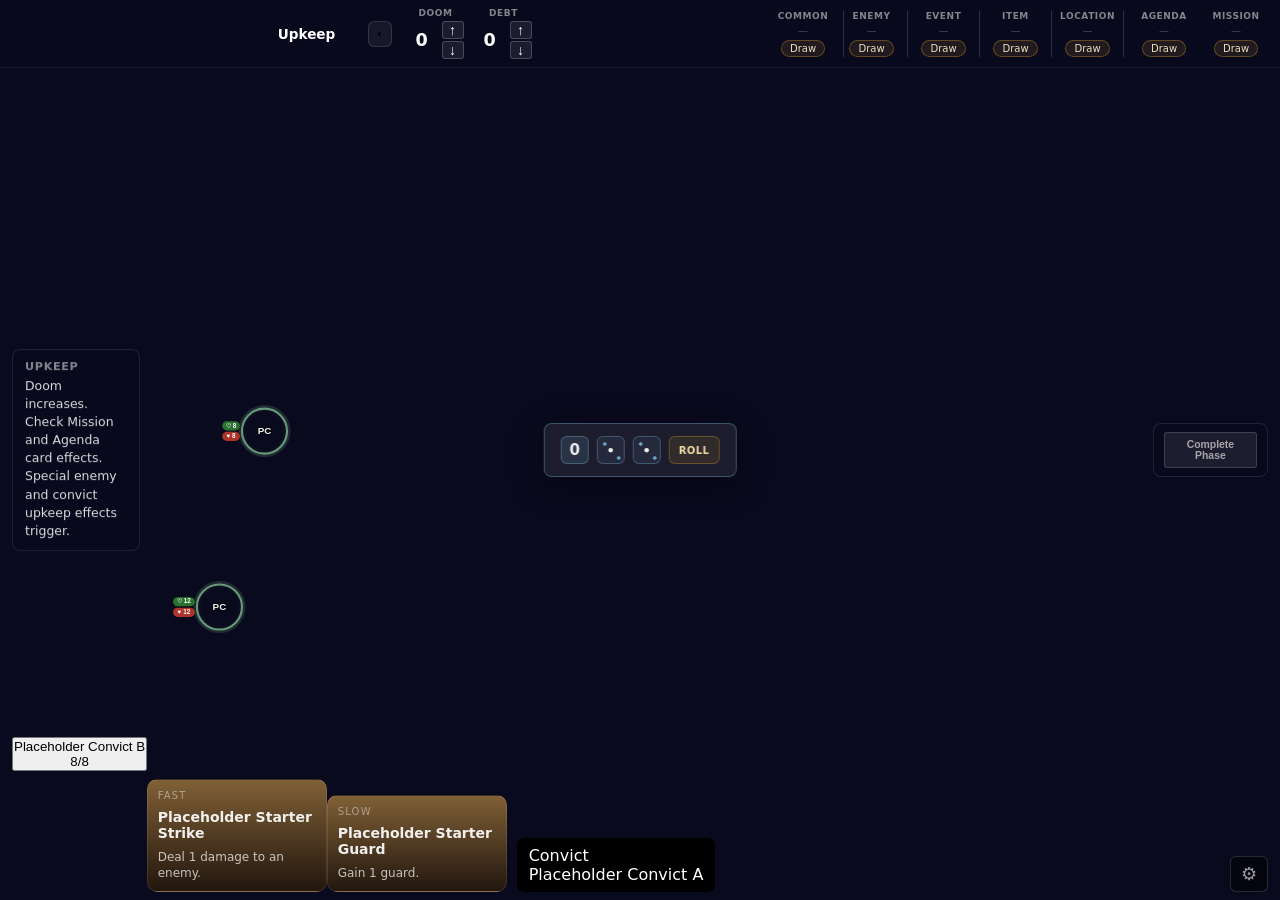
<file: WardensDebt/index.html>
<!DOCTYPE html>
<html lang="en">
<head>
  <meta charset="UTF-8">
  <meta name="viewport" content="width=device-width, initial-scale=1.0">
  <title>Warden's Debt</title>
  <link rel="stylesheet" href="styles/main.css?v=mobile-4">
</head>
<body>

  <!-- Game viewport container -->
  <div id="game">

    <!-- Full-viewport board (SVG) -->
    <svg id="board-svg" xmlns="http://www.w3.org/2000/svg">
      <g id="board-group">
        <g id="layer-grid"></g>      <!-- hex grid lines + coordinate labels -->
        <g id="layer-tiles"></g>     <!-- map tiles (bottom-most) -->
        <g id="layer-overlays"></g>  <!-- overlay tiles, doors -->
        <g id="layer-selection"></g> <!-- selected hex/object highlight -->
        <g id="layer-figures"></g>   <!-- monsters, heroes, familiars, map tokens -->
        <g id="layer-drag"></g>      <!-- drag highlight, drawn above everything -->
      </g>
    </svg>

    <!-- Top bar: Phase, Dice, Shared Decks -->
    <div id="top-bar" aria-label="Game controls and phase">
      <div id="wd-enemy-strip"></div>
      <div id="wd-center-strips">
        <div id="wd-phase-strip"></div>
        <div id="wd-counter-strip"></div>
      </div>
      <div id="wd-right-strips">
        <div id="wd-skill-strip"></div>
        <div id="wd-deck-strip"></div>
      </div>
    </div>

    <!-- Left bar: Other convicts selector (center-left overlay) -->
    <div id="left-bar-wrapper">
      <div id="left-bar" aria-label="Convict selector">
        <!-- Rendered by left-bar renderer -->
      </div>
    </div>

    <!-- Phase notification: current phase instructions (center-left overlay) -->
    <div id="phase-notification" aria-label="Current phase" aria-live="polite"></div>

    <!-- Popover: anchored to selected figure -->
    <div id="wd-popover" style="display:none"></div>

    <!-- Info panel: Selected object info (center-right overlay) -->
    <div id="info-panel" aria-label="Object information">
      <!-- Rendered by sidebar.js -->
    </div>

    <!-- Phase actions: per-convict completion buttons (right overlay) -->
    <div id="phase-actions" aria-label="Phase completion"></div>

    <!-- Dice tray: centered in viewport -->
    <div id="wd-dice-tray" aria-label="Dice pool and tests"></div>

    <!-- Settings modal -->
    <div id="settings-modal-overlay" style="display:none">
      <div id="settings-modal">
        <!-- Rendered: settings window content -->
      </div>
    </div>

    <!-- Skill selection panel -->
    <div id="skill-pick-overlay" style="display:none">
      <div id="skill-pick-panel">
        <!-- Rendered: skill card grid + confirm/cancel -->
      </div>
    </div>

    <!-- Player UI: Hand, Portrait, Active Cards (bottom) -->
    <div id="player-ui" aria-label="Player cards and convict">
      <div id="hand-section" aria-label="Skill cards in hand">
        <!-- Rendered: hand cards -->
      </div>
      <div id="convict-section" aria-label="Active convict">
        <div id="wd-playbar">
          <!-- Rendered: convict portrait + stats -->
        </div>
      </div>
      <div id="tactics-section" aria-label="Tactics Selection">
        <div id="wd-tactics-strip">
          <!-- Rendered: tactics cards in phase 3.1 -->
        </div>
      </div>
      <div id="active-section" aria-label="Active Cards">
        <div id="wd-active-strip">
          <!-- Rendered: active cards -->
        </div>
      </div>
      <div id="settings-section" aria-label="Settings">
        <!-- Rendered: settings button -->
      </div>
    </div>

  </div>

  <!--
    Shown when ES modules are blocked (e.g. opened directly in Chrome/Edge via file://).
    Hidden immediately by main.js when it loads successfully.
  -->
  <div id="load-error" style="
    display:flex; flex-direction:column; align-items:center; justify-content:center;
    position:fixed; inset:0; background:#1a1a2e; color:#ddd;
    font-family:system-ui,sans-serif; text-align:center; padding:40px; z-index:9999;">
    <h2 style="color:#f0a040; margin-bottom:16px;">Almost there!</h2>
    <p style="max-width:520px; line-height:1.7; margin-bottom:20px;">
      This page uses modern JavaScript modules, which Chrome and Edge
      require to be served from a web server — not opened directly as a file.
    </p>
    <p style="font-size:1.1em; margin-bottom:8px;">
      ✅ &nbsp;<strong>Double-click <code>start.bat</code></strong> in the WardensDebt folder
      — it starts a tiny local server and opens the page automatically.
    </p>
    <p style="font-size:0.9em; color:#aaa;">
      (Alternatively, open this file with <strong>Mozilla Firefox</strong>, which works without a server.)
    </p>
  </div>


  <div id="mobile-shell" aria-label="Mobile controls">
    <div id="mobile-panel"></div>
    <nav id="mobile-tabs" aria-label="Mobile panels">
      <button class="mobile-tab" data-mobile-panel="controls" type="button">Controls</button>
      <button class="mobile-tab" data-mobile-panel="selection" type="button">Selection</button>
      <button class="mobile-tab" data-mobile-panel="settings" type="button">Settings</button>
    </nav>
  </div>

  <script type="module" src="scripts/main.js?v=mobile-4"></script>
  <script type="module">
    // If modules loaded, hide the error overlay immediately.
    document.getElementById('load-error').style.display = 'none';
  </script>
</body>
</html>
</file>
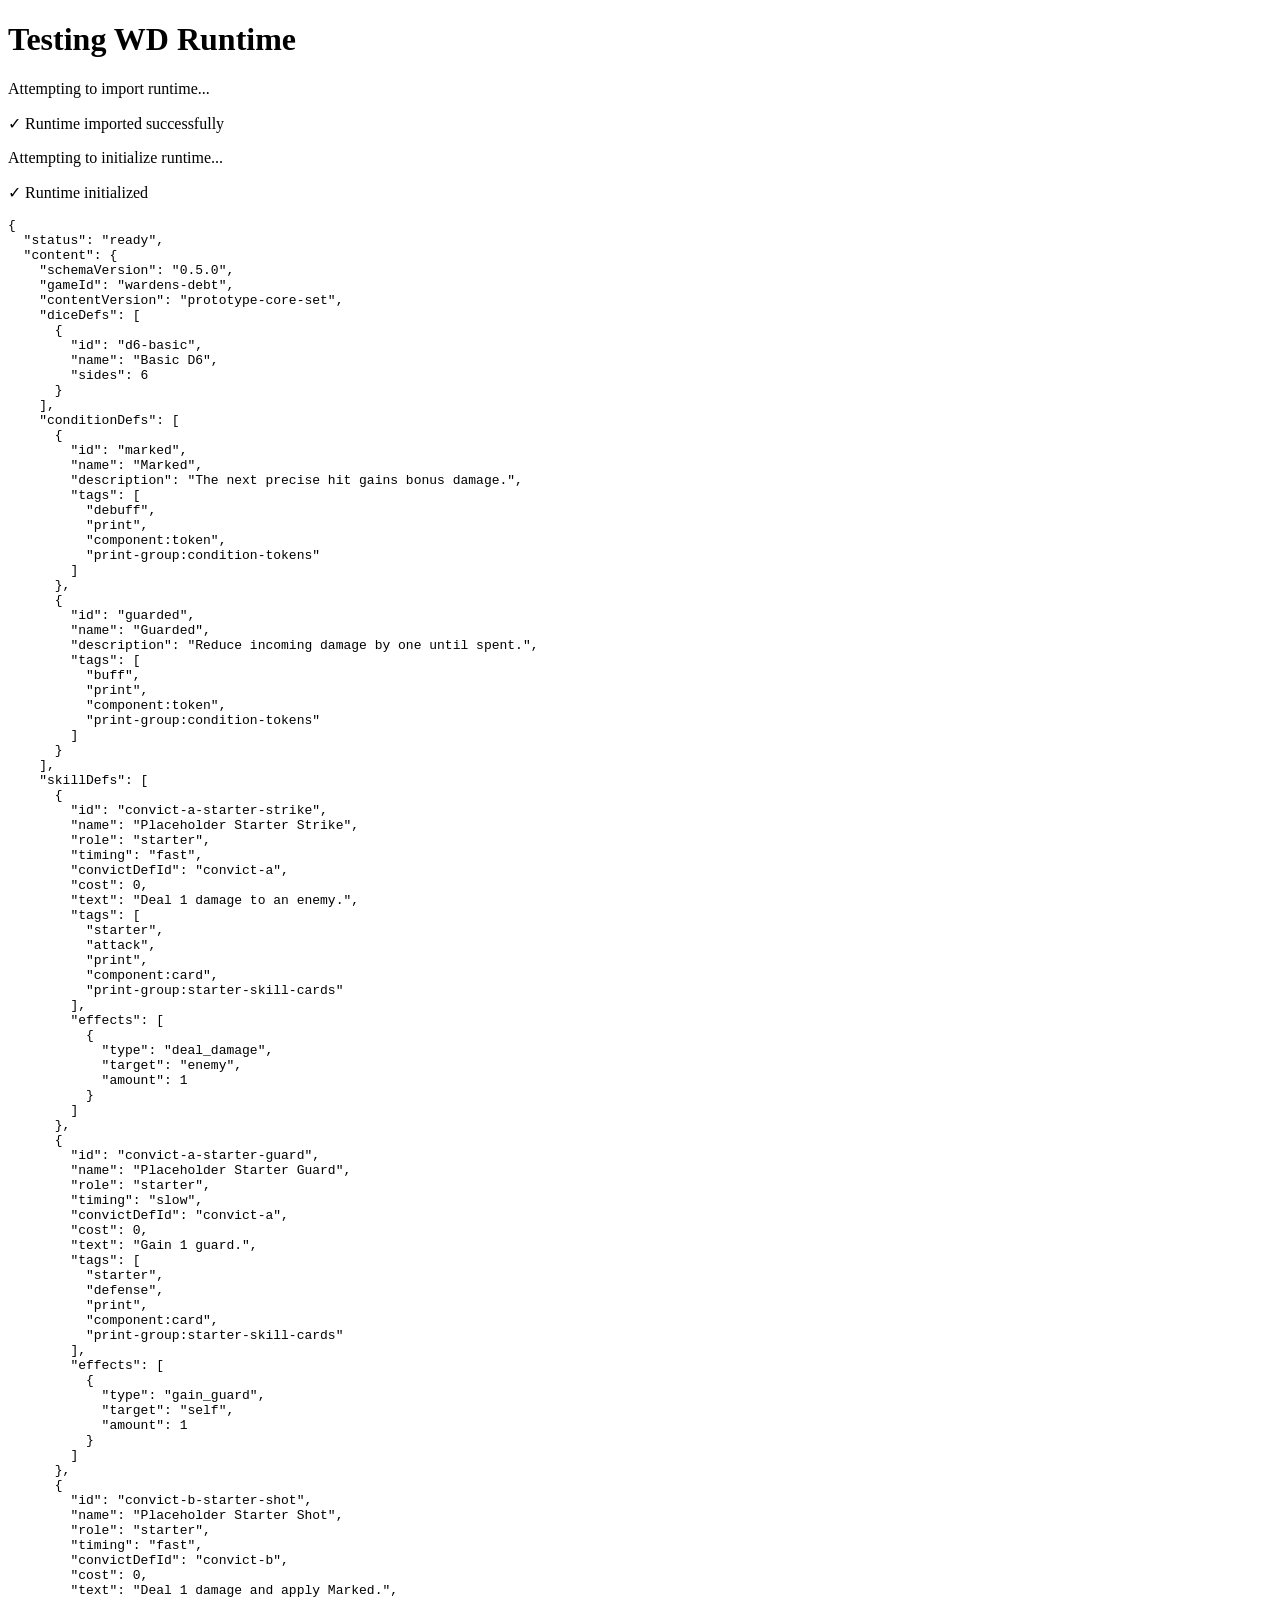
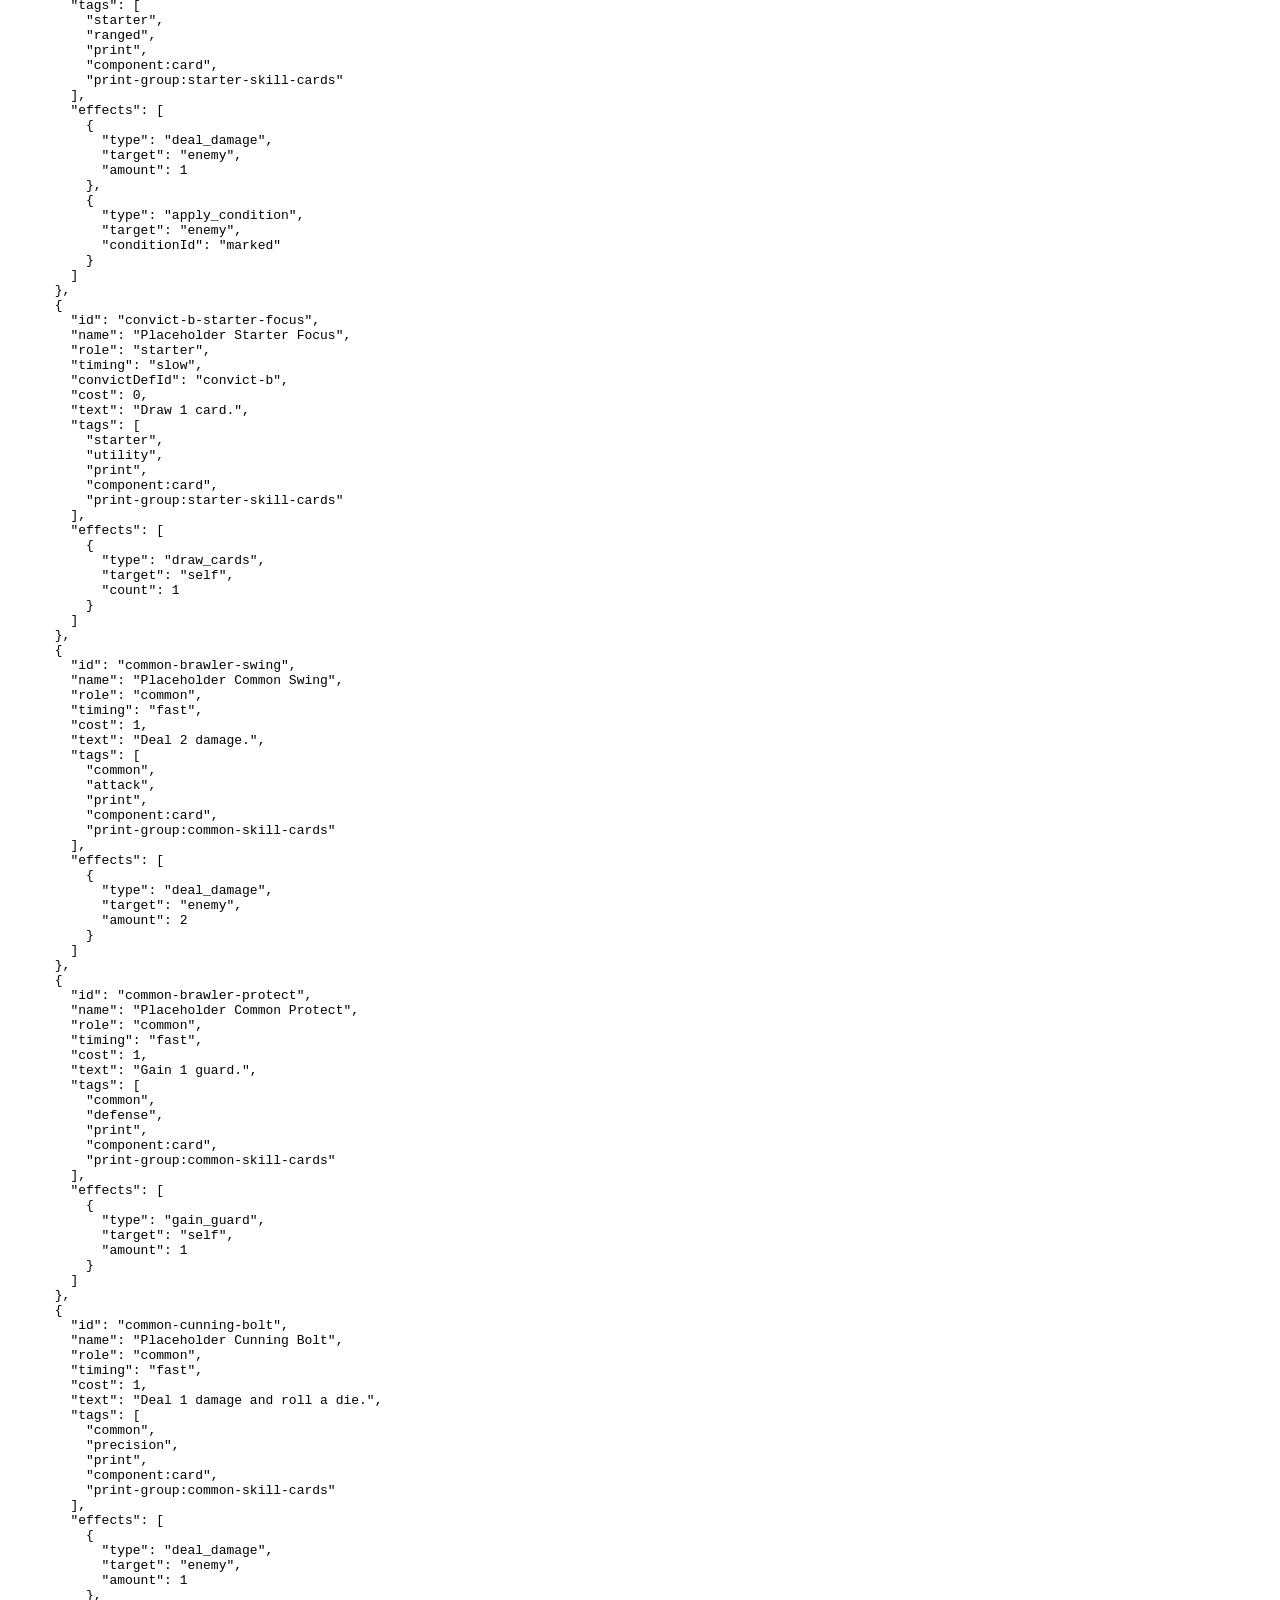
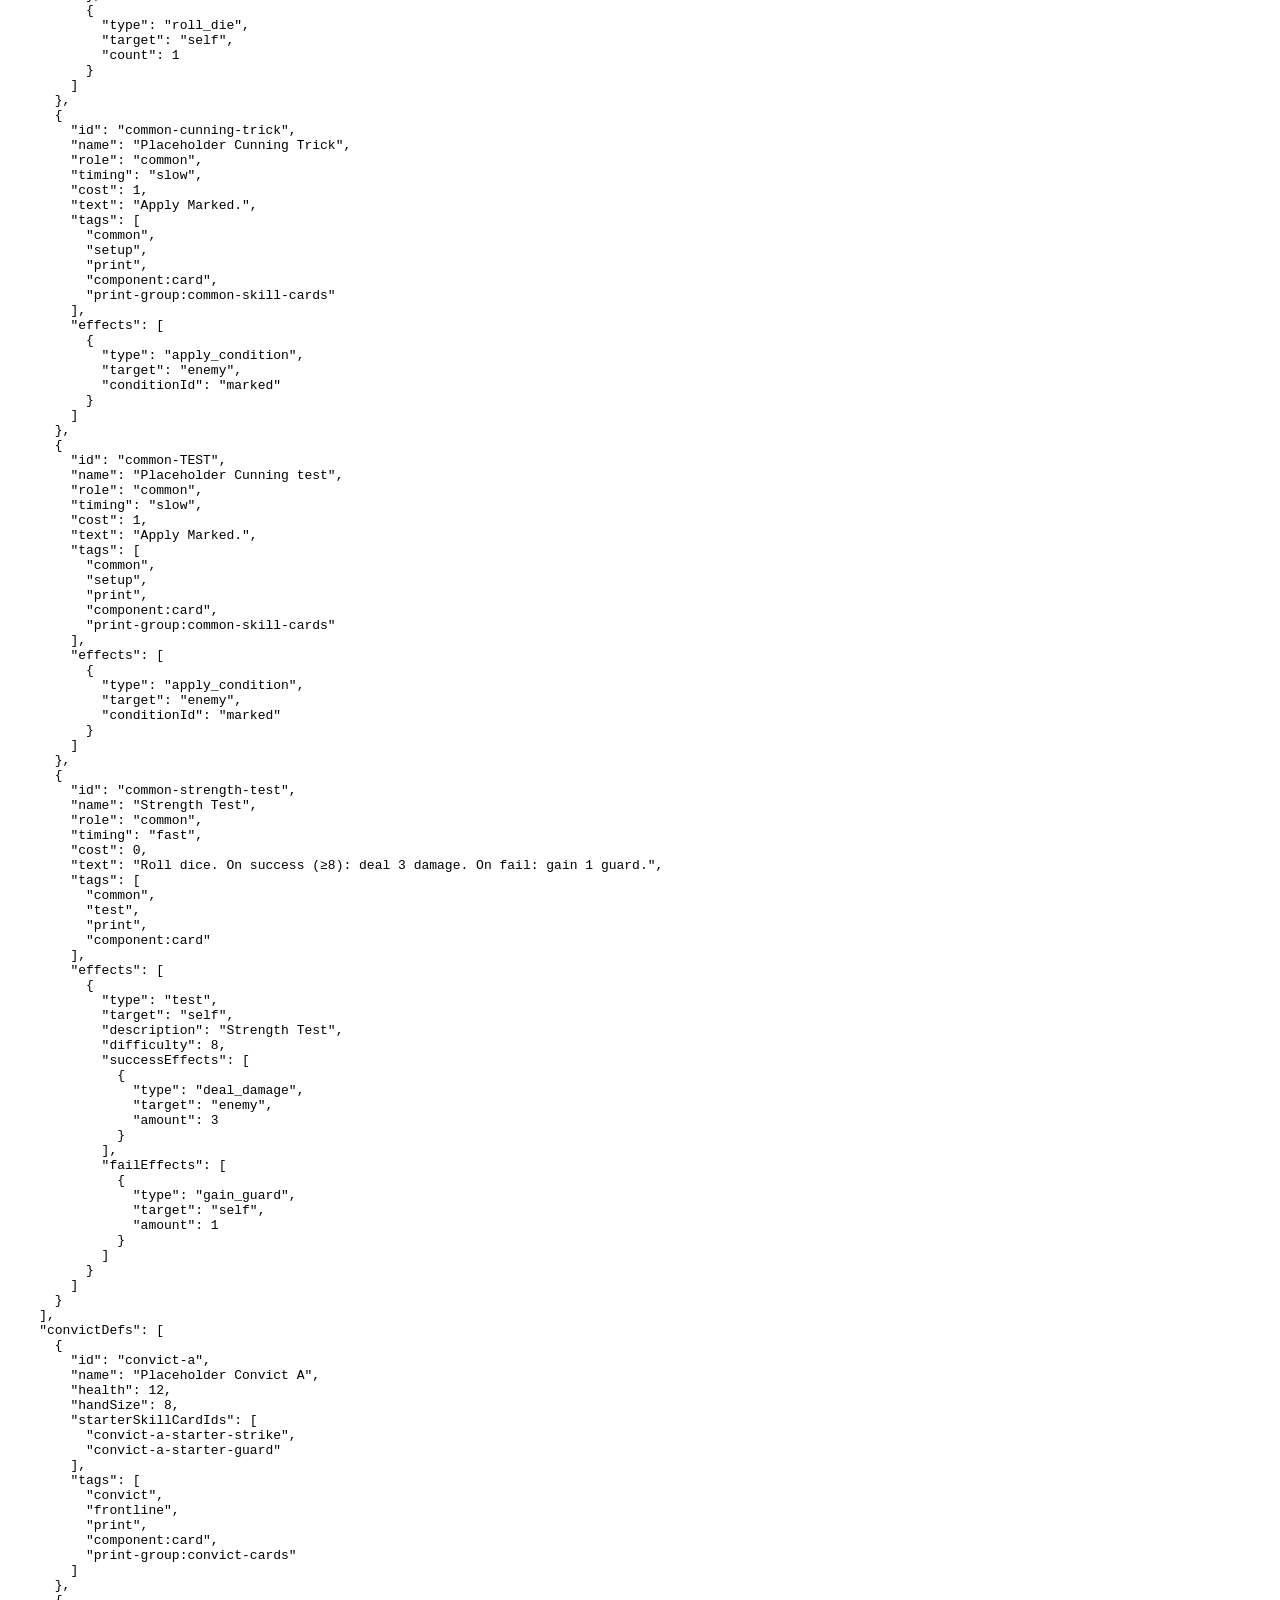
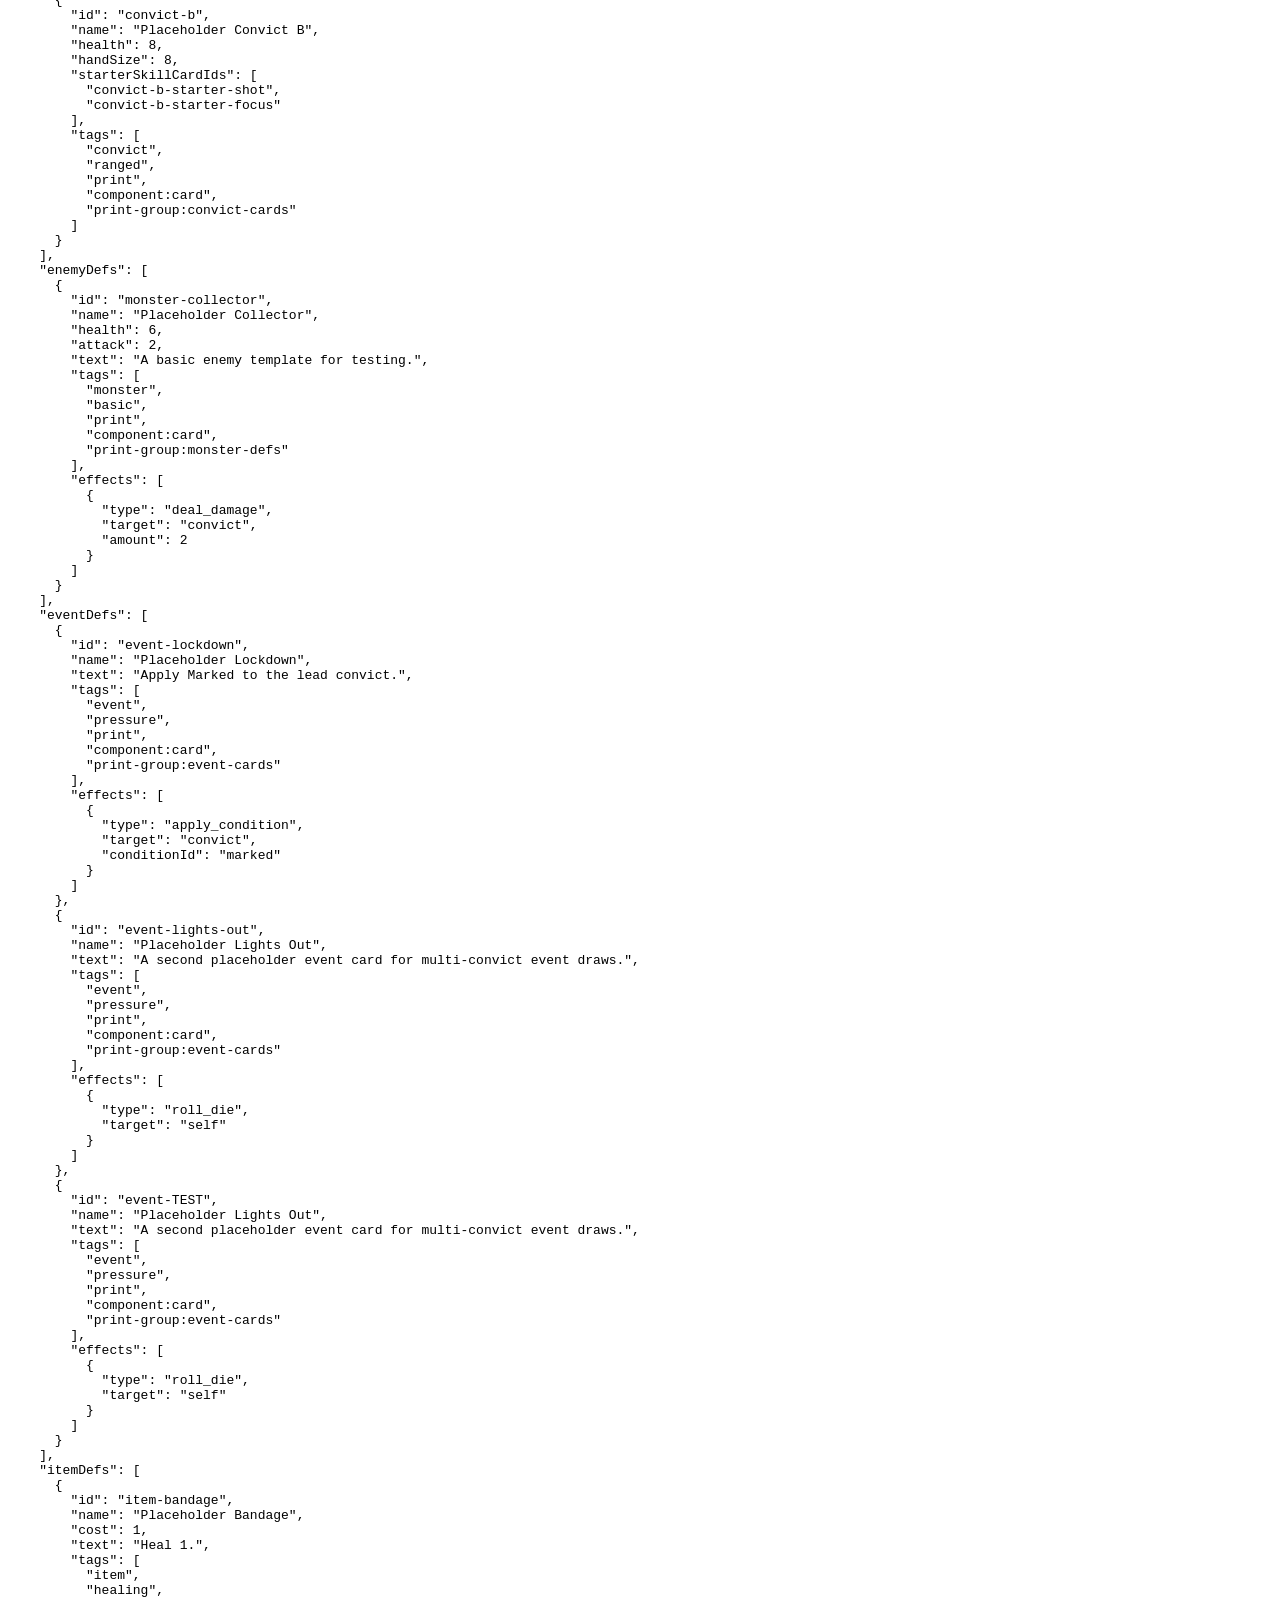
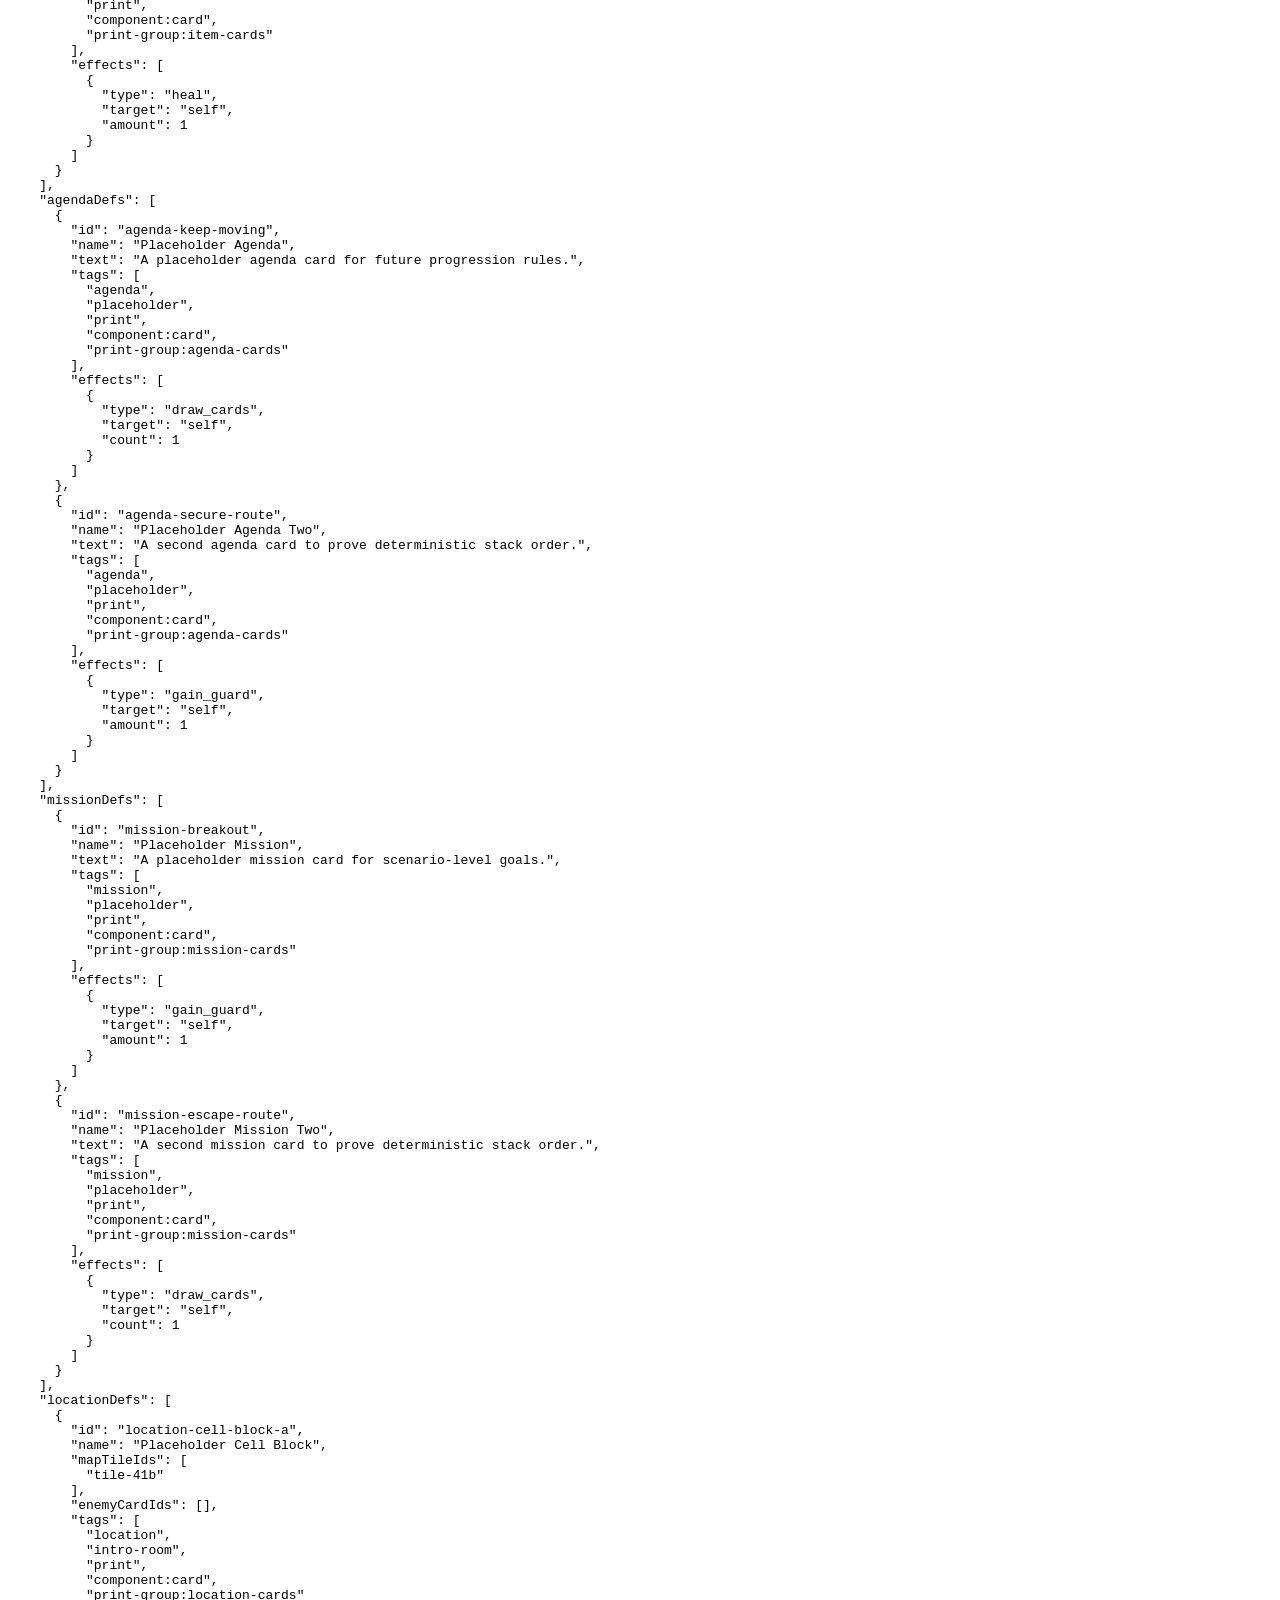
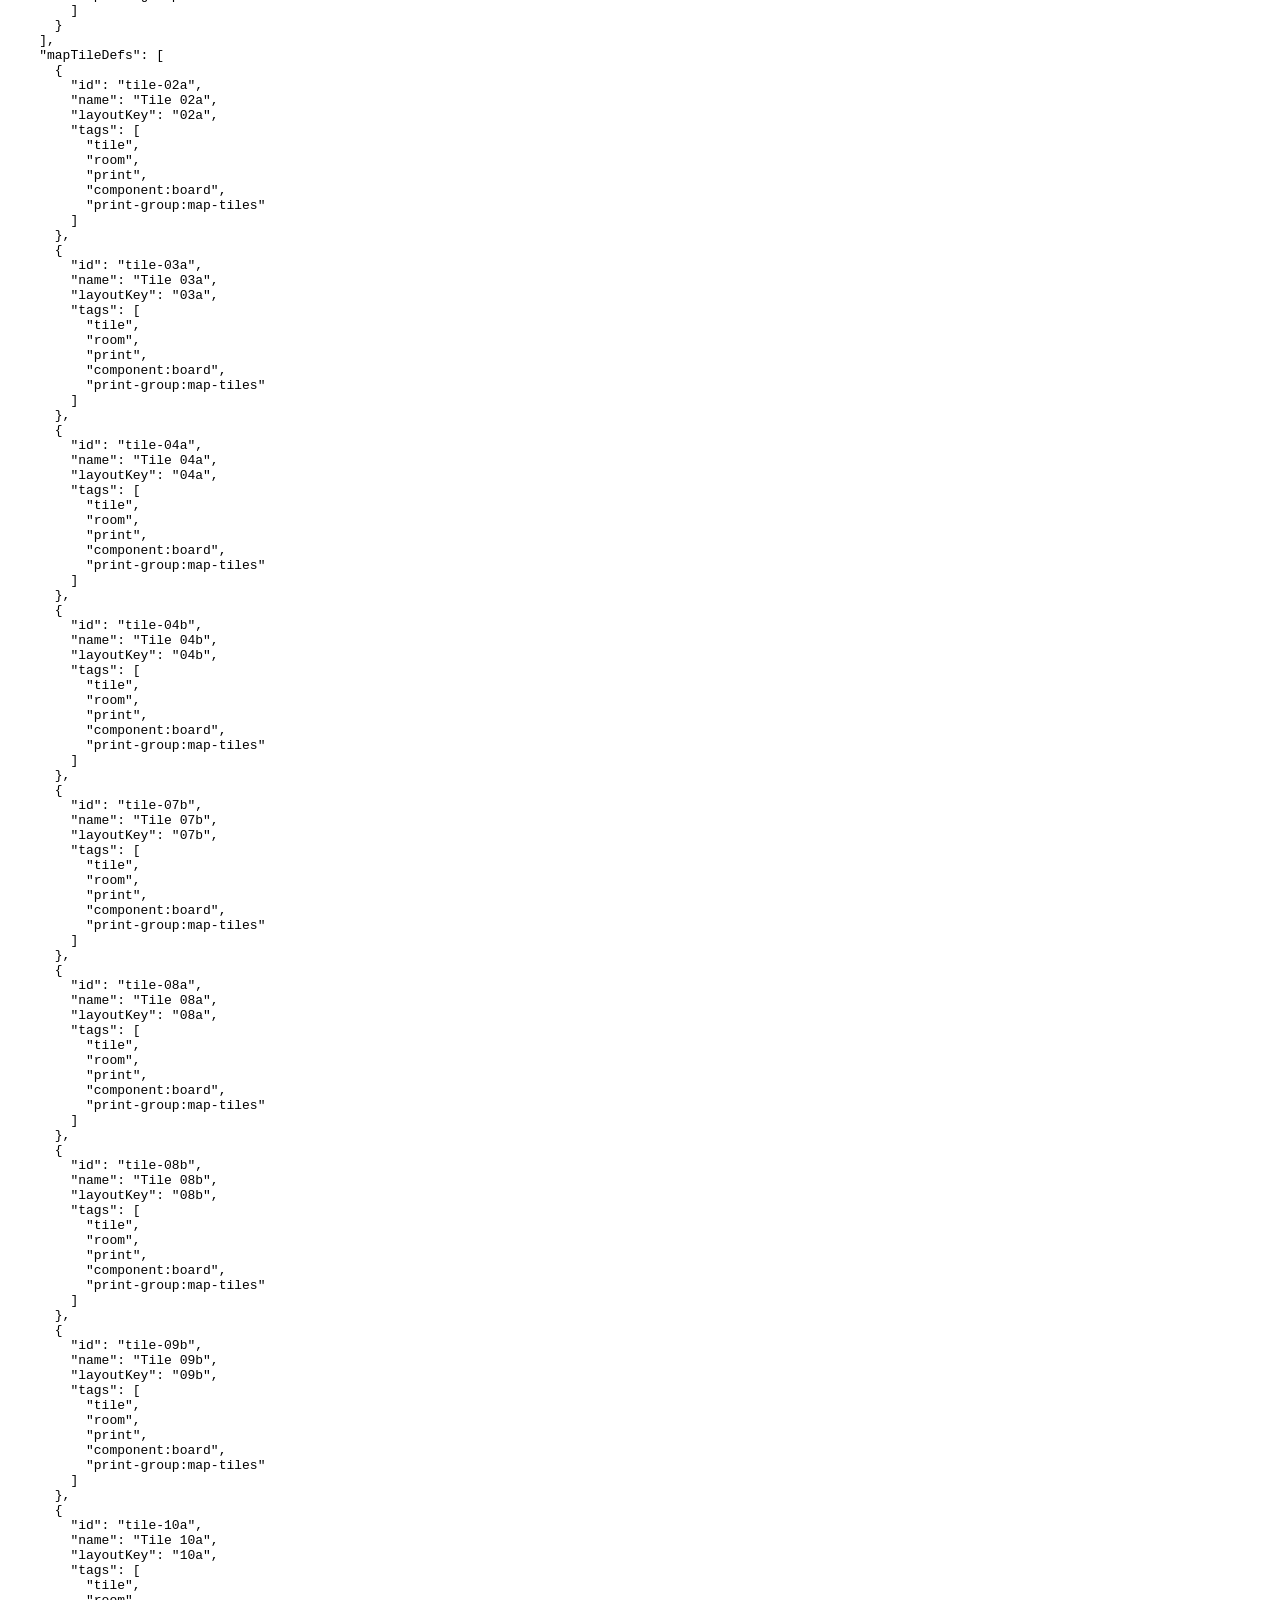
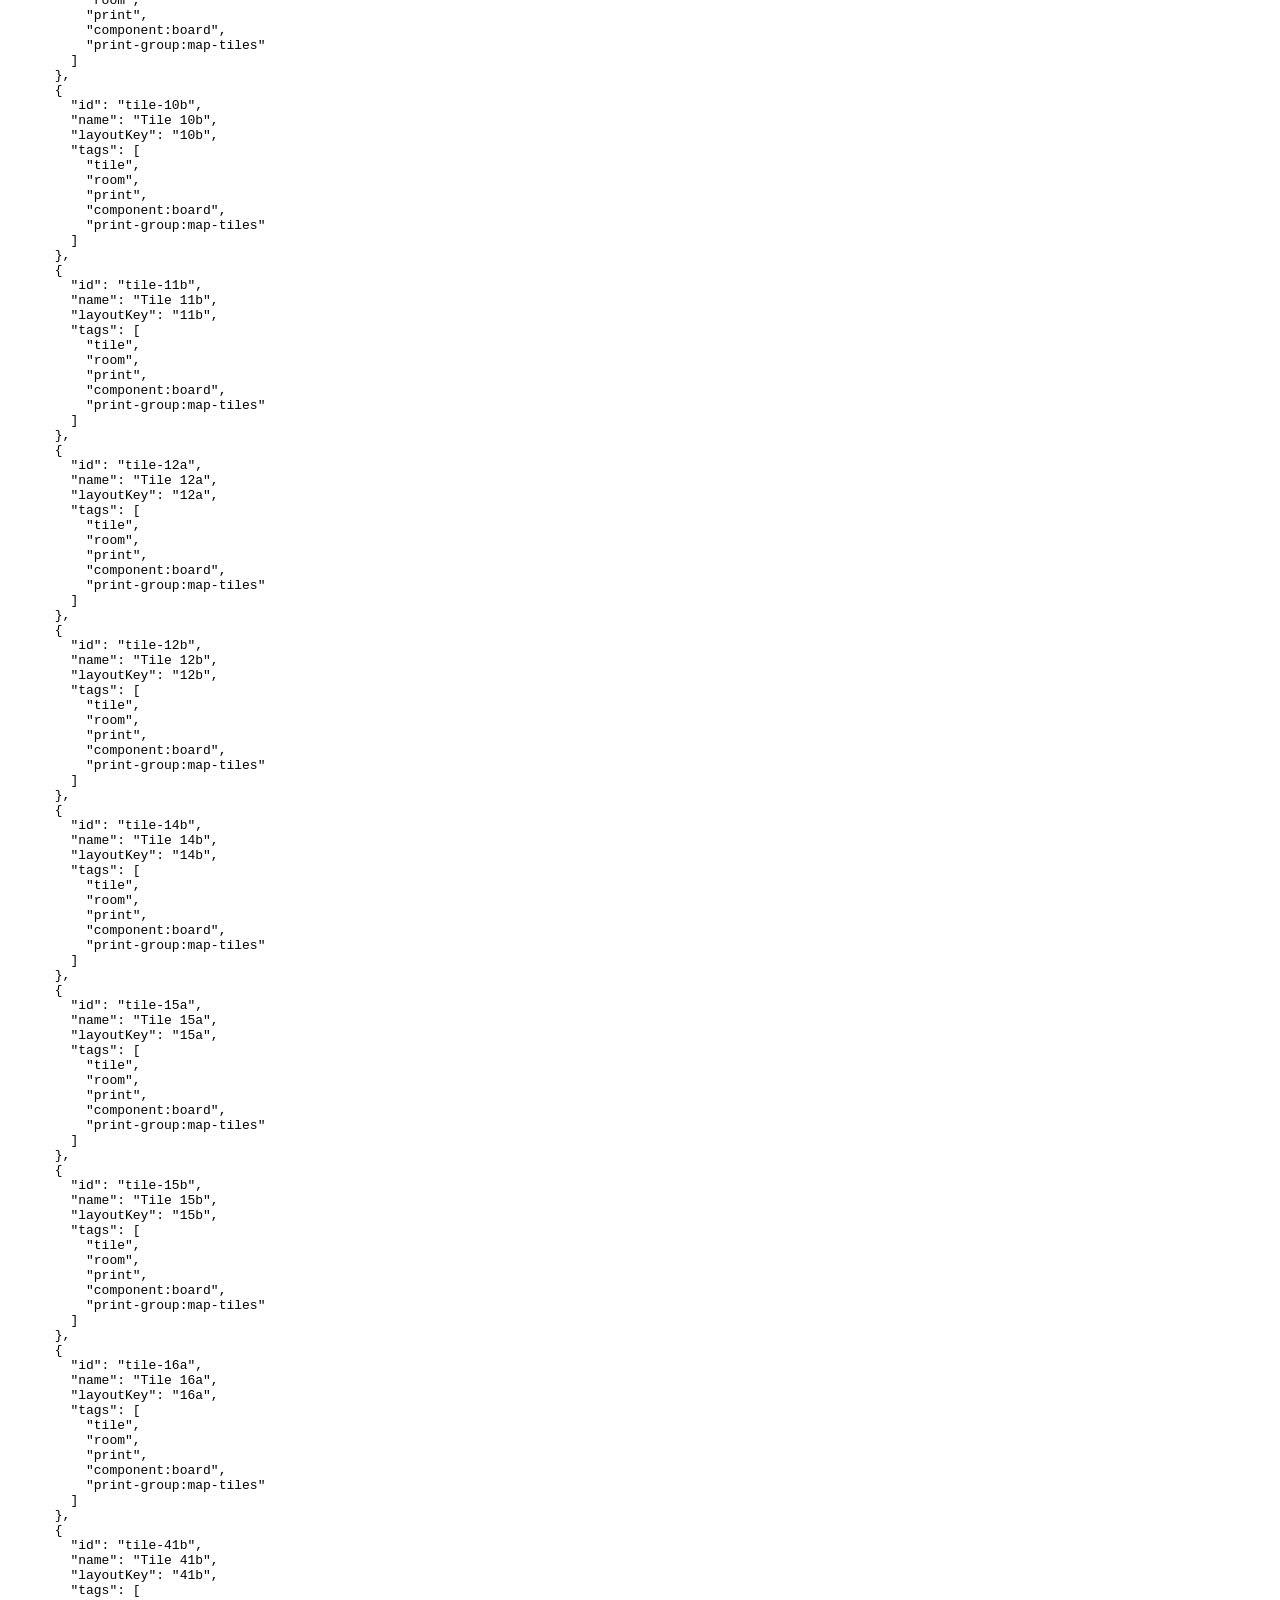
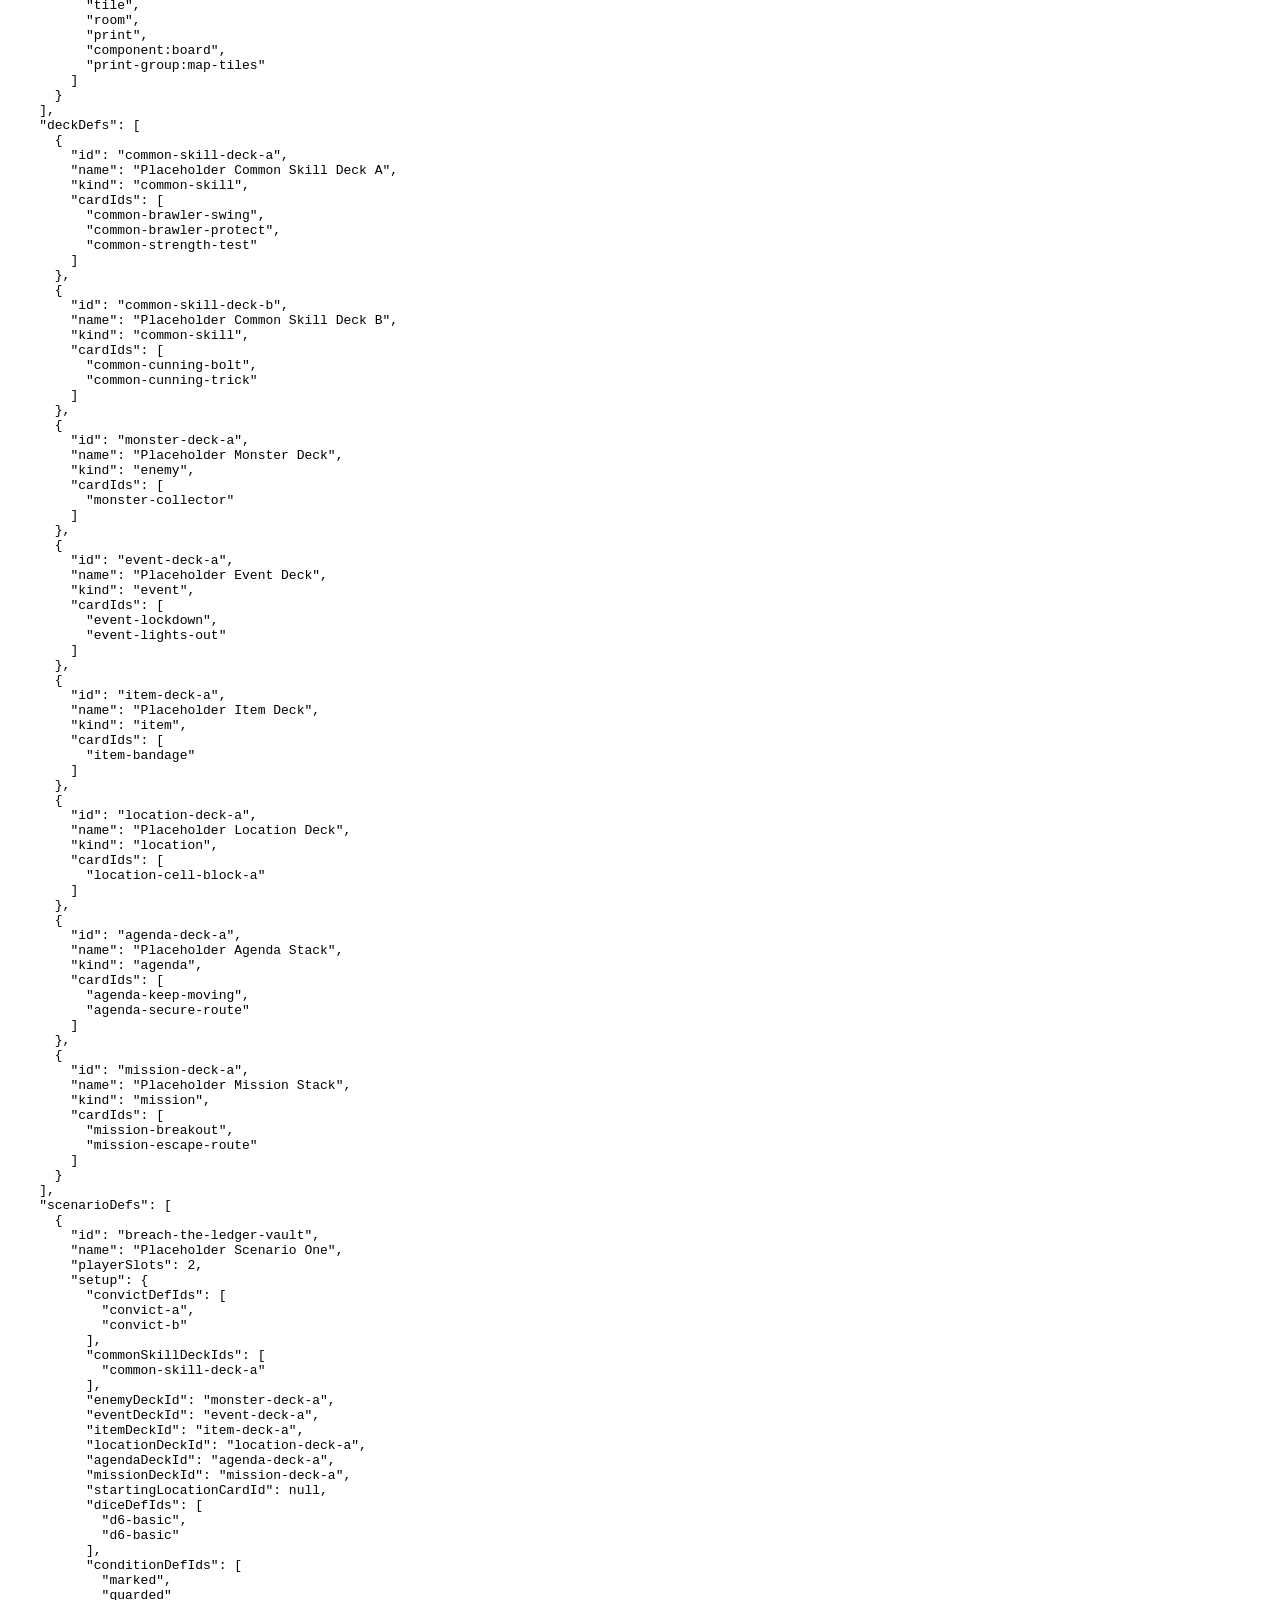
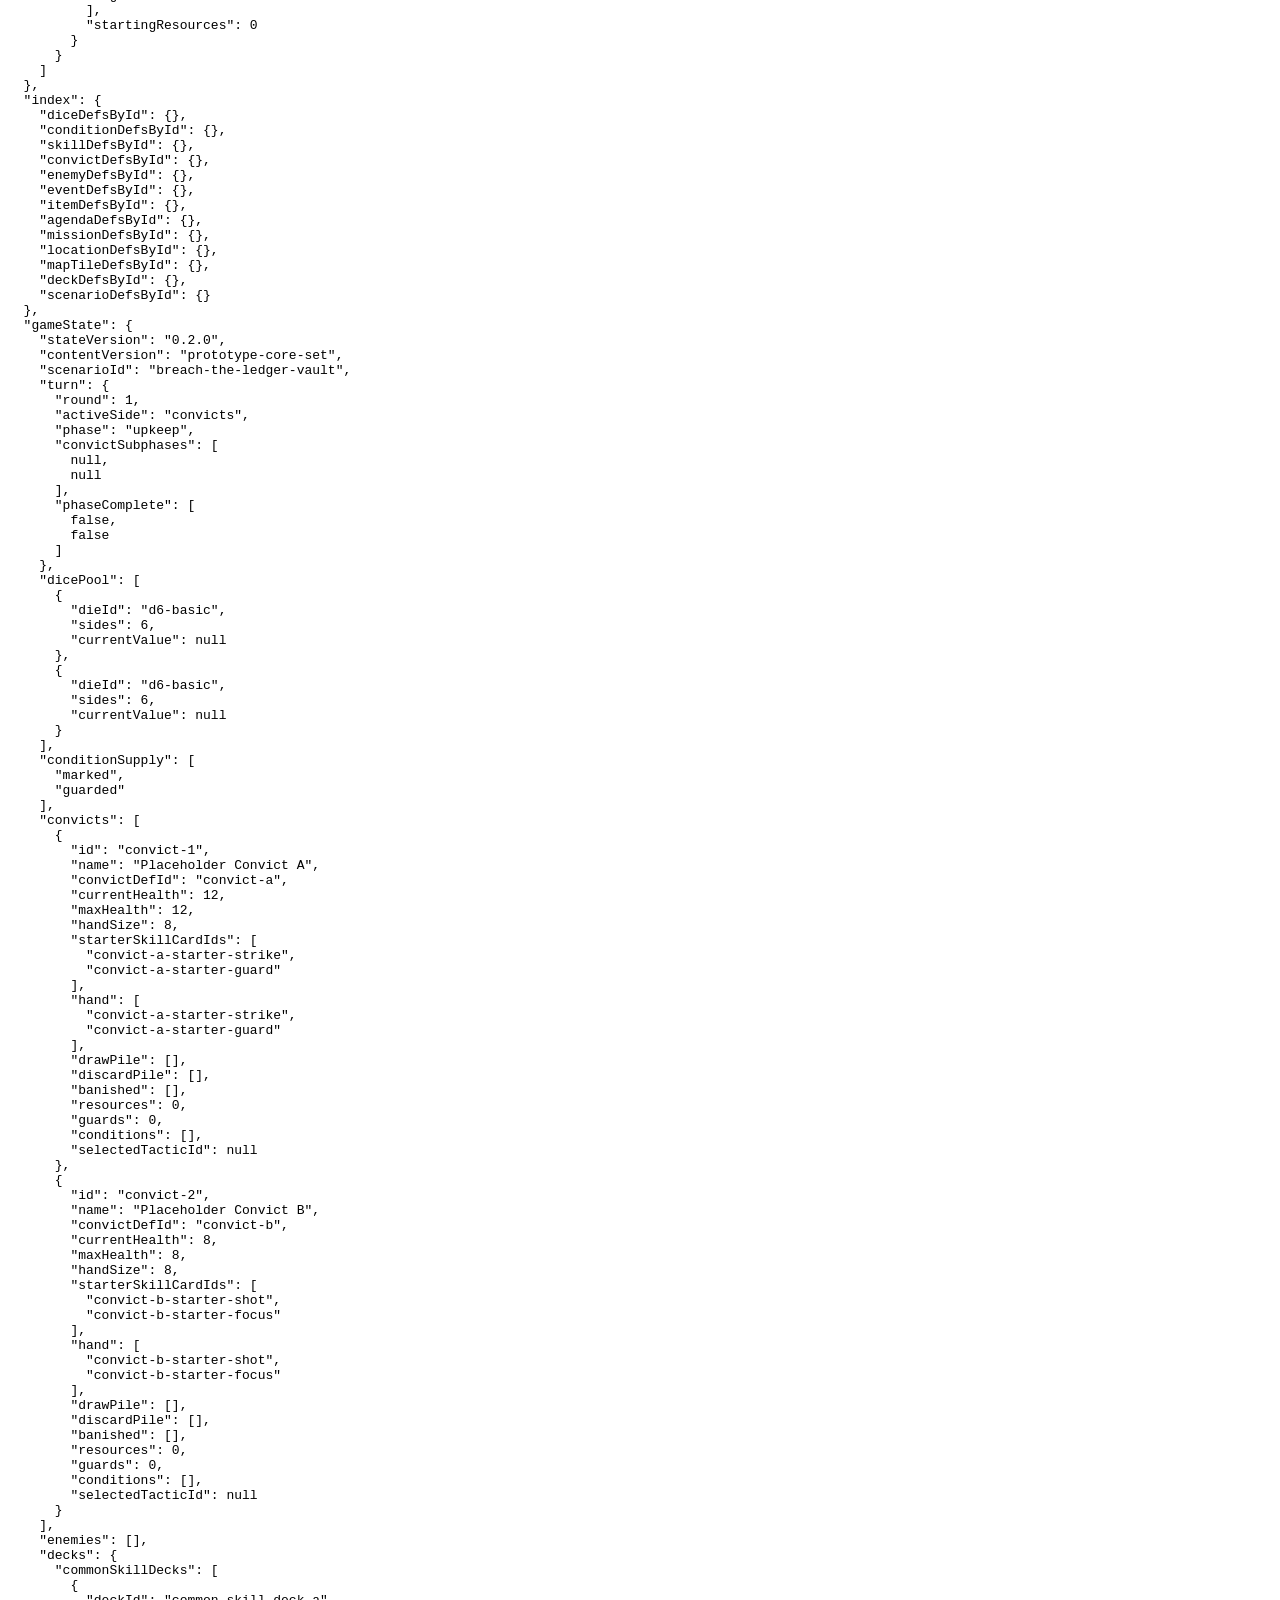
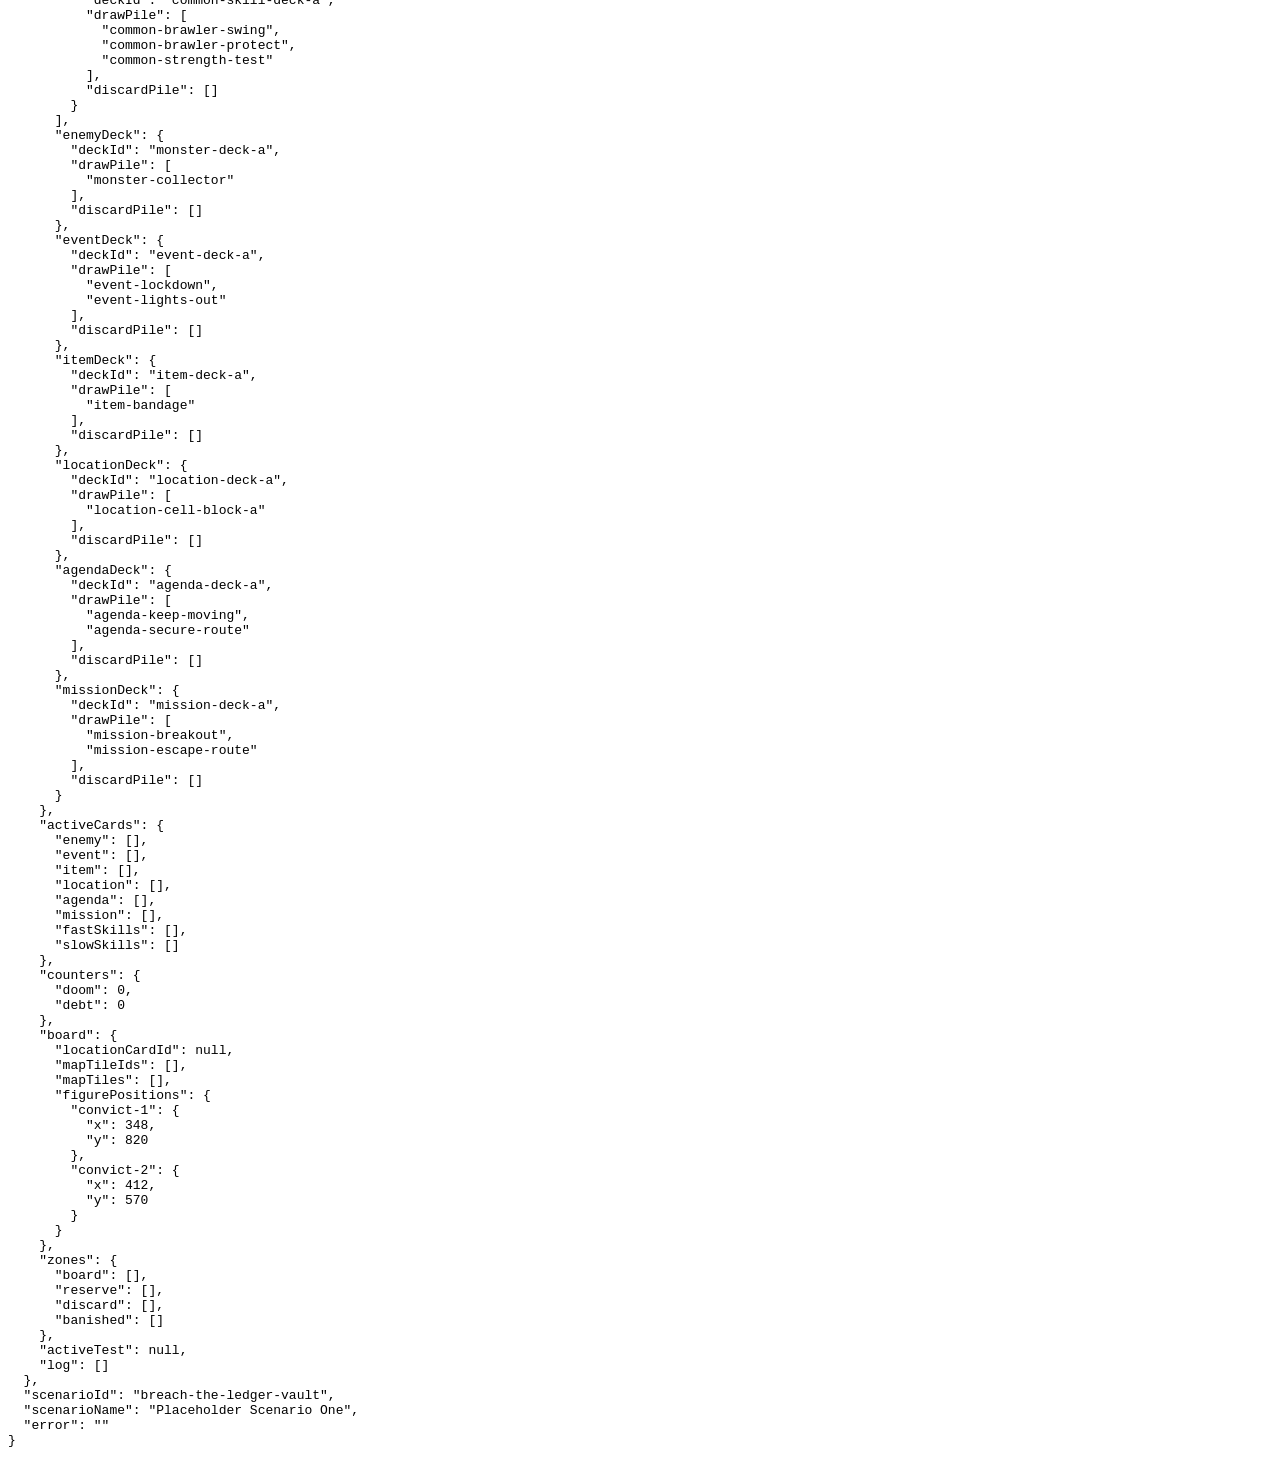
<file: WardensDebt/test-runtime.html>
<!DOCTYPE html>
<html>
<head>
  <title>Test Runtime</title>
</head>
<body>
  <h1>Testing WD Runtime</h1>
  <div id="output"></div>

  <script type="module">
    try {
      const output = document.getElementById('output');
      output.innerHTML += '<p>Attempting to import runtime...</p>';

      const { getWardensDebtRuntime, initWardensDebtRuntime } = await import('./scripts/wardensDebt/runtime.js');
      output.innerHTML += '<p>✓ Runtime imported successfully</p>';

      output.innerHTML += '<p>Attempting to initialize runtime...</p>';
      const result = await initWardensDebtRuntime();
      output.innerHTML += '<p>✓ Runtime initialized</p>';
      output.innerHTML += '<pre>' + JSON.stringify(result, null, 2) + '</pre>';
    } catch (error) {
      document.getElementById('output').innerHTML += '<p style="color:red">ERROR: ' + error.message + '</p>';
      console.error(error);
    }
  </script>
</body>
</html>
</file>
<file: WardensDebt/styles/main.css>
/* ── Reset & base ────────────────────────────────────────────── */
*, *::before, *::after { box-sizing: border-box; margin: 0; padding: 0; }

:root { --sidebar-w: 340px; }

html {
  width: 100%;
  height: 100%;
  overflow: hidden;
  overscroll-behavior: none;
}

body {
  background: #1a1a2e;
  min-width: 100vw;
  min-height: 100vh;
  width: 100vw;
  height: 100vh;
  height: 100dvh;
  font-family: system-ui, sans-serif;
  overflow: hidden;
  overscroll-behavior: none;
  margin: 0;
  padding: 0;
}

/* ── Main Layout ────────────────────────────────────────────── */

#game {
  position: fixed;
  inset: 0;
  width: 100vw;
  height: 100vh;
  height: 100dvh;
  background: #0a0a1e;
}

#board-svg {
  position: absolute;
  inset: 0;
  width: 100%;
  height: 100%;
  z-index: 1;
}

/* Top bar: fixed to top, full width */
#top-bar {
  position: fixed;
  top: 0;
  left: 0;
  right: 0;
  height: auto;
  display: grid;
  grid-template-columns: auto 1fr auto;
  align-items: center;
  background: rgba(10 10 30 / 0.82);
  backdrop-filter: blur(8px);
  border-bottom: 1px solid rgba(255 255 255 / 0.08);
  padding: 8px 12px;
  gap: 10px;
  z-index: 20;
}

#wd-enemy-strip {
  grid-column: 1;
  display: flex;
  gap: 6px;
  align-items: center;
}

#wd-center-strips {
  grid-column: 2;
  justify-self: center;
  display: flex;
  align-items: center;
  gap: 10px;
}

#wd-phase-strip {
  display: flex;
  align-items: center;
}

#wd-right-strips {
  grid-column: 3;
  justify-self: end;
  display: flex;
  align-items: center;
  gap: 0;
}

/* Left bar: fixed to left-center, overlay */
#left-bar-wrapper {
  position: fixed;
  left: 12px;
  bottom: var(--player-ui-height, 120px);
  display: flex;
  flex-direction: column;
  gap: 8px;
  z-index: 50;
}

#left-bar {
  display: flex;
  flex-direction: column;
  gap: 8px;
}

#phase-notification {
  position: fixed;
  left: 12px;
  top: 50%;
  transform: translateY(-50%);
  width: clamp(120px, 10vw, 180px);
  z-index: 30;
  display: flex;
  flex-direction: column;
  gap: 8px;
  pointer-events: none;
}

.wd-notif-card {
  background: rgba(10 10 30 / 0.82);
  backdrop-filter: blur(8px);
  border: 1px solid rgba(255 255 255 / 0.1);
  border-radius: 8px;
  padding: 10px 12px;
}

.wd-notif-title {
  font-size: 0.7rem;
  font-weight: 700;
  color: rgba(255 255 255 / 0.5);
  text-transform: uppercase;
  letter-spacing: 0.06em;
  margin-bottom: 4px;
}

.wd-notif-body {
  font-size: 0.78rem;
  color: rgba(255 255 255 / 0.85);
  line-height: 1.45;
}

.wd-notif-card.is-subphase {
  border-color: rgba(114 171 132 / 0.34);
}

.wd-notif-card.is-subphase .wd-notif-title {
  color: #d5efdc;
}

/* Context menu popover (for empty space click) */
.wd-ctx-menu {
  padding: 0;
}

.wd-ctx-item {
  display: block;
  width: 100%;
  padding: 6px 8px;
  background: none;
  border: none;
  color: #e8e8f0;
  text-align: center;
  cursor: pointer;
  font-size: 16px;
  line-height: 1;
}

.wd-ctx-item:hover {
  background: rgba(255, 255, 255, 0.1);
}

/* Monster strip: thumbnails and hover infobox */
.wd-enemy-thumb-wrapper {
  position: relative;
}

.wd-enemy-thumb {
  flex-shrink: 0;
  width: 40px;
  height: 40px;
  border-radius: 4px;
  border: 1px solid rgba(255 255 255 / 0.15);
  background: rgba(10 10 30 / 0.8);
  backdrop-filter: blur(8px);
  display: flex;
  align-items: center;
  justify-content: center;
  cursor: default;
  font-size: 9px;
  font-weight: 700;
  color: rgba(255 255 255 / 0.8);
  transition: border-color 0.2s, background 0.2s;
  padding: 0 4px;
}

.wd-enemy-thumb:hover {
  border-color: rgba(255 255 255 / 0.35);
  background: rgba(10 10 30 / 0.95);
}

.wd-enemy-thumb-hover {
  display: none;
  position: absolute;
  top: calc(100% + 6px);
  left: 0;
  min-width: 160px;
  max-width: 220px;
  background: rgba(10, 10, 30, 0.96);
  border: 1px solid rgba(255, 255, 255, 0.18);
  border-radius: 8px;
  padding: 10px 12px;
  z-index: 50;
  backdrop-filter: blur(10px);
  color: #fff;
  pointer-events: none;
}

.wd-enemy-thumb-wrapper:hover .wd-enemy-thumb-hover {
  display: block;
}

/* Info panel: fixed to right-center, overlay */
#info-panel {
  position: fixed;
  right: 12px;
  top: 50%;
  transform: translateY(-50%);
  width: clamp(240px, 20vw, 340px);
  max-height: 70vh;
  background: transparent;
  overflow-y: auto;
  z-index: 30;
}

/* Phase actions: per-convict completion buttons (right overlay) */
#phase-actions {
  position: fixed;
  right: 12px;
  top: 50%;
  transform: translateY(-50%);
  width: clamp(110px, 9vw, 160px);
  z-index: 30;
  display: flex;
  flex-direction: column;
  gap: 6px;
  pointer-events: none;
}

.wd-phase-action-card {
  background: rgba(10 10 30 / 0.82);
  backdrop-filter: blur(8px);
  border: 1px solid rgba(255 255 255 / 0.1);
  border-radius: 8px;
  padding: 8px 10px;
  pointer-events: auto;
}

.wd-phase-action-title {
  font-size: 0.65rem;
  font-weight: 700;
  color: rgba(255 255 255 / 0.5);
  text-transform: uppercase;
  letter-spacing: 0.06em;
  margin-bottom: 6px;
}

.wd-convict-done-btn {
  width: 100%;
  padding: 6px 8px;
  background: rgba(255 255 255 / 0.08);
  border: 1px solid rgba(255 255 255 / 0.15);
  border-radius: 4px;
  color: rgba(255 255 255 / 0.7);
  font-size: 0.7rem;
  font-weight: 600;
  cursor: pointer;
  transition: all 0.2s;
}

.wd-convict-done-btn:hover:not(:disabled) {
  background: rgba(255 255 255 / 0.12);
  border-color: rgba(255 255 255 / 0.25);
  color: rgba(255 255 255 / 0.9);
}

.wd-convict-done-btn:disabled {
  cursor: not-allowed;
  opacity: 0.5;
}

.wd-convict-done-btn.is-done {
  background: rgba(114 171 132 / 0.2);
  border-color: rgba(114 171 132 / 0.34);
  color: #d5efdc;
}

.wd-convict-subphase-next {
  width: 100%;
  padding: 4px 6px;
  background: rgba(100 150 255 / 0.1);
  border: 1px solid rgba(100 150 255 / 0.2);
  border-radius: 3px;
  color: rgba(100 150 255 / 0.8);
  font-size: 0.65rem;
  font-weight: 600;
  cursor: pointer;
  transition: all 0.2s;
}

.wd-convict-subphase-next:hover:not(:disabled) {
  background: rgba(100 150 255 / 0.15);
  border-color: rgba(100 150 255 / 0.3);
  color: rgba(100 150 255 / 1);
}

.wd-phase-complete-all {
  width: 100%;
  padding: 6px 8px;
  background: rgba(200 200 200 / 0.1);
  border: 1px solid rgba(200 200 200 / 0.2);
  border-radius: 3px;
  color: rgba(200 200 200 / 0.8);
  font-size: 0.65rem;
  font-weight: 600;
  cursor: pointer;
  transition: all 0.2s;
}

.wd-phase-complete-all:hover:not(:disabled) {
  background: rgba(200 200 200 / 0.15);
  border-color: rgba(200 200 200 / 0.3);
  color: rgba(200 200 200 / 1);
}

.wd-phase-complete-all:disabled {
  cursor: not-allowed;
  opacity: 0.5;
}

.wd-completion-status {
  padding: 4px 8px;
  font-size: 0.65rem;
  color: rgba(255 255 255 / 0.6);
  display: flex;
  justify-content: space-between;
  align-items: center;
}

.wd-completion-status::after {
  color: #72ab84;
  font-weight: 600;
}

/* Player UI: fixed to bottom, full width */
#player-ui {
  position: fixed;
  bottom: 0;
  left: 0;
  right: 0;
  height: auto;
  display: grid;
  grid-template-columns: 1fr auto 1fr auto;
  align-items: flex-end;
  background: transparent;
  padding: 8px 12px;
  gap: 10px;
  z-index: 20;
}

#hand-section {
  display: flex;
  flex-wrap: wrap;
  gap: clamp(0px, -10%, 16px);
  align-items: flex-end;
  justify-content: flex-end;
  overflow: visible;
}

#tactics-section {
  display: flex;
  flex-wrap: wrap;
  gap: clamp(0px, -10%, 16px);
  align-items: flex-end;
  justify-content: flex-start;
  overflow: visible;
  grid-column: 3;
  grid-row: 1;
}

#tactics-section.hidden {
  display: none;
}

#active-section {
  display: flex;
  flex-wrap: wrap;
  gap: clamp(0px, -10%, 16px);
  align-items: flex-end;
  justify-content: flex-start;
  overflow: visible;
  grid-column: 3;
  grid-row: 1;
}

#active-section.hidden {
  display: none;
}

#settings-section {
  grid-column: 4;
  grid-row: 1;
}

#settings-section {
  display: flex;
  align-items: flex-end;
  justify-content: flex-end;
}

.wd-settings-btn {
  background: rgba(0, 0, 0, 0.5);
  border: 1px solid rgba(255, 255, 255, 0.15);
  border-radius: 6px;
  color: rgba(255, 255, 255, 0.6);
  cursor: pointer;
  font-size: 18px;
  line-height: 1;
  padding: 8px 10px;
  backdrop-filter: blur(6px);
  transition: all 0.2s ease;
}

.wd-settings-btn:hover {
  background: rgba(0, 0, 0, 0.75);
  color: #fff;
}

.wd-settings-btn:active {
  transform: scale(0.95);
}

#convict-section {
  flex-shrink: 0;
  background: rgba(0, 0, 0, 1);
  border-radius: 8px;
  padding: 8px 12px;
  backdrop-filter: blur(6px);
  color: #fff;
}

#wd-popover {
  position: fixed;
  width: 280px;
  background: rgba(10 10 30 / 0.96);
  border: 1px solid rgba(255 255 255 / 0.18);
  border-radius: 10px;
  padding: 0;
  backdrop-filter: blur(10px);
  color: #fff;
  z-index: 60;
}

#wd-popover .sp-panel-back {
  display: none;
}

.wd-popover-name {
  font-size: 14px;
  font-weight: 700;
  color: rgba(255 255 255 / 0.92);
}

.wd-popover-row {
  display: flex;
  align-items: center;
  gap: 8px;
}

.wd-popover-label {
  font-size: 10px;
  font-weight: 700;
  letter-spacing: 0.1em;
  text-transform: uppercase;
  color: rgba(255 255 255 / 0.45);
  flex: 1;
}

.wd-popover-value {
  font-size: 13px;
  font-weight: 600;
  min-width: 40px;
  text-align: center;
}

.wd-popover-btn {
  appearance: none;
  width: 24px;
  height: 24px;
  border-radius: 50%;
  border: 1px solid rgba(255 255 255 / 0.2);
  background: rgba(255 255 255 / 0.08);
  color: #fff;
  font-size: 16px;
  line-height: 1;
  cursor: pointer;
  display: flex;
  align-items: center;
  justify-content: center;
  padding: 0;
}

.wd-popover-btn:hover {
  background: rgba(255 255 255 / 0.18);
  border-color: rgba(255 255 255 / 0.4);
}

.wd-popover-btn--danger {
  width: auto;
  padding: 0 10px;
  color: #f87171;
  border-color: rgba(248 113 113 / 0.4);
}

.wd-popover-btn--danger:hover {
  background: rgba(248 113 113 / 0.18);
  border-color: rgba(248 113 113 / 0.7);
}

/* Settings modal */
#settings-modal-overlay {
  position: fixed;
  inset: 0;
  background: rgba(0, 0, 0, 0.6);
  display: flex;
  align-items: center;
  justify-content: center;
  z-index: 100;
  backdrop-filter: blur(4px);
}

#settings-modal {
  background: rgba(10, 10, 30, 0.98);
  border: 1px solid rgba(255, 255, 255, 0.18);
  border-radius: 12px;
  width: clamp(300px, 90vw, 500px);
  max-height: 80vh;
  overflow-y: auto;
  box-shadow: 0 20px 60px rgba(0, 0, 0, 0.5);
  backdrop-filter: blur(10px);
}

.wd-settings-header {
  display: flex;
  align-items: center;
  justify-content: space-between;
  padding: 16px;
  border-bottom: 1px solid rgba(255, 255, 255, 0.1);
}

.wd-settings-header h2 {
  font-size: 18px;
  font-weight: 600;
  color: #fff;
  margin: 0;
}

.wd-settings-close {
  background: none;
  border: none;
  color: rgba(255, 255, 255, 0.6);
  font-size: 24px;
  cursor: pointer;
  padding: 0;
  width: 32px;
  height: 32px;
  display: flex;
  align-items: center;
  justify-content: center;
  transition: color 0.2s;
}

.wd-settings-close:hover {
  color: #fff;
}

.wd-settings-content {
  padding: 16px;
  display: flex;
  flex-direction: column;
  gap: 8px;
}

.wd-settings-option {
  background: rgba(255, 255, 255, 0.08);
  border: 1px solid rgba(255, 255, 255, 0.15);
  border-radius: 6px;
  color: #fff;
  padding: 12px 16px;
  font-size: 14px;
  cursor: pointer;
  text-align: left;
  transition: all 0.2s;
}

.wd-settings-option:hover {
  background: rgba(255, 255, 255, 0.12);
  border-color: rgba(255, 255, 255, 0.25);
}

.wd-settings-option:active {
  transform: scale(0.98);
}

#wd-debug-panel {
  position: fixed;
  left: 16px;
  bottom: 106px;
  z-index: 40;
  width: min(320px, calc(100vw - 32px));
  pointer-events: none;
}

.wd-debug-card {
  pointer-events: auto;
  border: 1px solid rgba(138 216 255 / 0.22);
  border-radius: 14px;
  background: rgba(8 10 26 / 0.92);
  box-shadow: 0 18px 50px rgba(0 0 0 / 0.38);
  backdrop-filter: blur(10px);
  color: rgba(255 255 255 / 0.88);
  padding: 14px;
}

.wd-debug-header {
  display: flex;
  align-items: flex-start;
  justify-content: space-between;
  gap: 12px;
}

.wd-debug-eyebrow {
  font-size: 10px;
  font-weight: 700;
  letter-spacing: 0.12em;
  text-transform: uppercase;
  color: rgba(138 216 255 / 0.72);
  margin-bottom: 4px;
}

.wd-debug-title {
  font-size: 18px;
  font-weight: 800;
  color: rgba(255 255 255 / 0.94);
}

.wd-debug-reset,
.wd-debug-roll {
  border: 1px solid rgba(255 255 255 / 0.14);
  border-radius: 8px;
  background: rgba(255 255 255 / 0.06);
  color: rgba(255 255 255 / 0.84);
  font: inherit;
  cursor: pointer;
}

.wd-debug-reset {
  min-height: 32px;
  padding: 0 11px;
  font-size: 11px;
  font-weight: 700;
  letter-spacing: 0.04em;
  text-transform: uppercase;
}

.wd-debug-status,
.wd-debug-scenario {
  margin-top: 10px;
  font-size: 12px;
  color: rgba(255 255 255 / 0.62);
}

.wd-debug-total-wrap {
  display: grid;
  grid-template-columns: 1fr auto;
  align-items: center;
  gap: 8px 12px;
  margin-top: 12px;
  padding: 10px;
  border: 1px solid rgba(138 216 255 / 0.16);
  border-radius: 10px;
  background: rgba(138 216 255 / 0.06);
}

.wd-debug-total-label {
  font-size: 10px;
  font-weight: 700;
  letter-spacing: 0.10em;
  text-transform: uppercase;
  color: rgba(138 216 255 / 0.72);
}

.wd-debug-total {
  grid-column: 1;
  font-size: 30px;
  font-weight: 900;
  color: rgba(255 255 255 / 0.96);
}

.wd-debug-roll-all {
  grid-column: 2;
  grid-row: 1 / span 2;
  min-height: 42px;
  padding: 0 12px;
  border: 1px solid rgba(138 216 255 / 0.24);
  border-radius: 10px;
  background: rgba(138 216 255 / 0.14);
  color: rgba(255 255 255 / 0.92);
  font: inherit;
  font-size: 12px;
  font-weight: 800;
  cursor: pointer;
}

.wd-debug-dice {
  display: grid;
  gap: 8px;
  margin-top: 12px;
}

.wd-debug-die {
  border: 1px solid rgba(255 255 255 / 0.10);
  border-radius: 10px;
  background: rgba(255 255 255 / 0.04);
  padding: 10px;
}

.wd-debug-die-top {
  display: flex;
  align-items: center;
  justify-content: space-between;
  gap: 12px;
}

.wd-debug-die-id {
  font-size: 13px;
  font-weight: 700;
  color: rgba(255 255 255 / 0.92);
}

.wd-debug-die-meta {
  margin-top: 2px;
  font-size: 11px;
  color: rgba(255 255 255 / 0.46);
}

.wd-debug-die-value {
  min-width: 34px;
  text-align: center;
  font-size: 28px;
  font-weight: 800;
  color: rgba(138 216 255 / 0.95);
}

.wd-debug-roll {
  width: 100%;
  min-height: 34px;
  margin-top: 10px;
  font-size: 12px;
  font-weight: 700;
}

.wd-debug-empty {
  font-size: 11px;
  line-height: 1.35;
  color: rgba(255 255 255 / 0.68);
}

.wd-debug-reset:hover,
.wd-debug-roll:hover,
.wd-debug-roll-all:hover {
  background: rgba(255 255 255 / 0.12);
  border-color: rgba(255 255 255 / 0.24);
}

/* Skill selection panel */
#skill-pick-overlay {
  position: fixed;
  inset: 0;
  background: rgba(0, 0, 0, 0.6);
  display: flex;
  align-items: center;
  justify-content: center;
  z-index: 100;
  backdrop-filter: blur(4px);
}

#skill-pick-panel {
  background: rgba(10, 10, 30, 0.98);
  border: 1px solid rgba(255, 255, 255, 0.18);
  border-radius: 12px;
  padding: 20px;
  min-width: 400px;
  box-shadow: 0 20px 60px rgba(0, 0, 0, 0.5);
  backdrop-filter: blur(10px);
  display: flex;
  flex-direction: column;
  gap: 16px;
}

#skill-pick-panel h3 {
  color: #fff;
  font-size: 16px;
  font-weight: 600;
  margin: 0;
}

.skill-pick-grid {
  display: grid;
  grid-template-columns: 1fr 1fr;
  gap: 12px;
}

.skill-pick-card {
  background: rgba(255, 255, 255, 0.05);
  border: 2px solid rgba(255, 255, 255, 0.1);
  border-radius: 8px;
  padding: 12px;
  cursor: pointer;
  transition: all 0.2s;
  display: flex;
  flex-direction: column;
  gap: 8px;
  position: relative;
}

.skill-pick-card:hover {
  background: rgba(255, 255, 255, 0.08);
  border-color: rgba(255, 255, 255, 0.2);
}

.skill-pick-card.selected {
  background: rgba(240, 160, 64, 0.15);
  border-color: #f0a040;
}

.skill-pick-card-title {
  color: #fff;
  font-size: 13px;
  font-weight: 600;
  line-height: 1.3;
}

.skill-pick-actions {
  display: flex;
  gap: 8px;
  justify-content: flex-end;
}

.skill-pick-actions button {
  background: rgba(255, 255, 255, 0.1);
  border: 1px solid rgba(255, 255, 255, 0.2);
  color: #fff;
  border-radius: 6px;
  padding: 8px 16px;
  font-size: 13px;
  cursor: pointer;
  transition: all 0.2s;
}

.skill-pick-actions button:hover:not(:disabled) {
  background: rgba(255, 255, 255, 0.15);
  border-color: rgba(255, 255, 255, 0.3);
}

.skill-pick-actions button:disabled {
  opacity: 0.5;
  cursor: not-allowed;
}

/* ── SVG canvas (fills remaining width) ──────────────────────── */
#board-svg {
  display: block;
  flex-shrink: 0;
  touch-action: none;
  user-select: none;
}

/* ── Right sidebar ────────────────────────────────────────────── */
#sidebar {
  display: none;  /* Replaced by info-panel in new layout */
}

.sidebar-brand {
  display: flex;
  align-items: center;
  gap: 10px;
  padding-bottom: 12px;
  border-bottom: 1px solid rgba(255 255 255 / 0.08);
}

.sidebar-brand-mark {
  display: flex;
  align-items: center;
  justify-content: center;
  width: 34px;
  height: 34px;
  border: 1px solid rgba(138 216 255 / 0.22);
  border-radius: 8px;
  background: rgba(138 216 255 / 0.10);
  color: rgba(255 255 255 / 0.88);
  font-size: 11px;
  font-weight: 800;
  letter-spacing: 0.05em;
  flex-shrink: 0;
}

.sidebar-brand-copy {
  min-width: 0;
}

.sidebar-brand h1 {
  font-size: 17px;
  font-weight: 800;
  letter-spacing: 0.04em;
  color: rgba(255 255 255 / 0.92);
  line-height: 1.15;
}

/* ── Sidebar footer (settings) ───────────────────────────────── */
#sidebar-footer {
  position: sticky;
  bottom: 0;
  margin-top: auto;
  background: rgba(10 10 30 / 0.95);
  border-top: 1px solid rgba(255 255 255 / 0.08);
  padding-top: 8px;
}

#settings-btn {
  width: 100%;
  font-size: 12px;
  font-weight: 500;
  letter-spacing: 0.10em;
  text-transform: uppercase;
  color: rgba(255 255 255 / 0.30);
  background: transparent;
  border: none;
  padding: 8px 0;
  cursor: pointer;
  display: flex;
  align-items: center;
  justify-content: center;
}

#settings-btn:hover,
#settings-btn.active {
  color: rgba(255 255 255 / 0.65);
}

#settings-panel {
  display: none;
  padding-bottom: 12px;
}

#settings-panel.open {
  display: block;
}

.settings-section {
  padding: 10px 0;
  border-top: 1px solid rgba(255 255 255 / 0.08);
}

.settings-section:first-child {
  border-top: 0;
  padding-top: 4px;
}

.settings-label {
  font-size: 9px;
  font-weight: 600;
  letter-spacing: 0.08em;
  text-transform: uppercase;
  color: rgba(255 255 255 / 0.38);
  margin-bottom: 7px;
}

.sg-row {
  width: 100%;
  display: flex;
  align-items: center;
  justify-content: space-between;
  gap: 12px;
  min-height: 34px;
  border: 1px solid rgba(255 255 255 / 0.10);
  border-radius: 6px;
  background: rgba(255 255 255 / 0.045);
  color: rgba(255 255 255 / 0.78);
  padding: 6px 8px 6px 10px;
}

.sg-row--primary {
  min-height: 42px;
  border-color: rgba(138 216 255 / 0.20);
  background: rgba(138 216 255 / 0.075);
}

.sg-row-label {
  font-size: 12px;
  font-weight: 600;
  color: rgba(255 255 255 / 0.78);
}

.sg-toggle-row,
.sg-help-row {
  cursor: pointer;
  font-family: inherit;
  text-align: left;
}

.sg-toggle-row:hover,
.sg-help-row:hover {
  background: rgba(255 255 255 / 0.08);
  border-color: rgba(255 255 255 / 0.18);
}

.sg-select-wrap {
  position: relative;
  display: block;
}

.sg-select-wrap::after {
  content: "⌄";
  position: absolute;
  right: 10px;
  top: 50%;
  transform: translateY(-52%);
  color: rgba(255 255 255 / 0.45);
  pointer-events: none;
}

.sg-select {
  width: 100%;
  height: 34px;
  appearance: none;
  border: 1px solid rgba(255 255 255 / 0.10);
  border-radius: 6px;
  background: rgba(255 255 255 / 0.045);
  color: rgba(255 255 255 / 0.78);
  padding: 0 32px 0 10px;
  font: inherit;
  font-size: 12px;
  cursor: pointer;
}

.sg-select:hover,
.sg-select:focus {
  outline: none;
  background: rgba(255 255 255 / 0.08);
  border-color: rgba(255 255 255 / 0.20);
}

.sg-select option {
  background: #16162d;
  color: rgba(255 255 255 / 0.90);
}

.sg-switch {
  position: relative;
  width: 34px;
  height: 18px;
  border-radius: 999px;
  background: rgba(255 255 255 / 0.13);
  border: 1px solid rgba(255 255 255 / 0.14);
  flex-shrink: 0;
}

.sg-switch::after {
  content: "";
  position: absolute;
  top: 2px;
  left: 2px;
  width: 12px;
  height: 12px;
  border-radius: 50%;
  background: rgba(255 255 255 / 0.70);
  transition: transform 0.14s ease, background 0.14s ease;
}

.sg-toggle-row.active .sg-switch {
  background: rgba(138 216 255 / 0.22);
  border-color: rgba(138 216 255 / 0.34);
}

.sg-toggle-row.active .sg-switch::after {
  transform: translateX(16px);
  background: rgba(138 216 255 / 0.95);
}

.sg-help-key {
  display: inline-flex;
  align-items: center;
  justify-content: center;
  width: 22px;
  height: 22px;
  border: 1px solid rgba(255 255 255 / 0.16);
  border-radius: 50%;
  background: rgba(255 255 255 / 0.06);
  color: rgba(255 255 255 / 0.78);
  font-size: 12px;
  font-weight: 700;
  flex-shrink: 0;
}

/* ── Sidebar panel content ────────────────────────────────────── */
.sp-hint {
  font-size: 12px;
  color: rgba(255 255 255 / 0.35);
  text-align: center;
  margin-top: 24px;
}

#shortcut-overlay {
  position: fixed;
  inset: 0;
  z-index: 1200;
  display: none;
  align-items: center;
  justify-content: center;
  padding: 24px;
  background: rgba(0 0 0 / 0.55);
}

#shortcut-overlay.open {
  display: flex;
}

.shortcut-dialog {
  width: min(620px, calc(100vw - 32px));
  max-height: min(720px, calc(100vh - 48px));
  overflow: auto;
  border: 1px solid rgba(255 255 255 / 0.14);
  border-radius: 8px;
  background: rgba(14 14 34 / 0.98);
  color: rgba(255 255 255 / 0.86);
  box-shadow: 0 18px 60px rgba(0 0 0 / 0.55);
}

.shortcut-header {
  position: sticky;
  top: 0;
  z-index: 1;
  display: flex;
  align-items: center;
  justify-content: space-between;
  gap: 12px;
  padding: 14px 16px;
  background: rgba(14 14 34 / 0.98);
  border-bottom: 1px solid rgba(255 255 255 / 0.10);
}

.shortcut-header h2 {
  font-size: 14px;
  letter-spacing: 0.08em;
  text-transform: uppercase;
  color: rgba(255 255 255 / 0.88);
}

.shortcut-close {
  width: 28px;
  height: 28px;
  border: 1px solid rgba(255 255 255 / 0.14);
  border-radius: 4px;
  background: rgba(255 255 255 / 0.06);
  color: rgba(255 255 255 / 0.78);
  font-size: 18px;
  line-height: 1;
  cursor: pointer;
}

.shortcut-close:hover {
  background: rgba(255 255 255 / 0.14);
  color: rgba(255 255 255 / 0.96);
}

.shortcut-list {
  display: grid;
  grid-template-columns: repeat(2, minmax(0, 1fr));
  gap: 6px 18px;
  padding: 16px;
}

.shortcut-row {
  display: grid;
  grid-template-columns: 92px 1fr;
  align-items: center;
  gap: 10px;
  min-height: 26px;
  color: rgba(255 255 255 / 0.62);
  font-size: 11px;
  line-height: 1.25;
}

.shortcut-row kbd {
  display: inline-flex;
  align-items: center;
  justify-content: center;
  min-height: 20px;
  padding: 2px 6px;
  border: 1px solid rgba(255 255 255 / 0.16);
  border-radius: 4px;
  background: rgba(255 255 255 / 0.06);
  color: rgba(255 255 255 / 0.82);
  font-family: ui-monospace, SFMono-Regular, Consolas, monospace;
  font-size: 10px;
  white-space: nowrap;
}

@media (max-width: 560px) {
  .shortcut-list {
    grid-template-columns: 1fr;
  }
}

.sp-type {
  font-size: 10px;
  font-weight: 600;
  letter-spacing: 0.1em;
  text-transform: uppercase;
  color: rgba(255 255 255 / 0.4);
  margin-bottom: 4px;
}

.sp-name {
  font-size: 16px;
  font-weight: 600;
  color: rgba(255 255 255 / 0.92);
  margin-bottom: 6px;
}

.sp-standees {
  font-size: 10px;
  font-weight: 500;
  color: rgba(255 255 255 / 0.45);
  margin-bottom: 6px;
}

.sp-coord {
  font-size: 11px;
  font-family: monospace;
  color: rgba(255 255 255 / 0.4);
}

/* ── Sidebar tile placement ──────────────────────────────────── */
.sp-section {
  font-size: 10px;
  font-weight: 600;
  letter-spacing: 0.1em;
  text-transform: uppercase;
  color: rgba(255 255 255 / 0.4);
  margin-top: 10px;
  margin-bottom: 6px;
}

.sp-tile-list {
  overflow-y: auto;
  max-height: calc(100vh - 200px);
}

.sp-tile-group-label {
  font-size: 10px;
  color: rgba(255 255 255 / 0.3);
  font-family: monospace;
  margin-top: 8px;
  margin-bottom: 3px;
}

.sp-tile-group {
  display: flex;
  flex-wrap: wrap;
  gap: 4px;
}

.sp-tile-btn {
  background: rgba(255 255 255 / 0.07);
  border: 1px solid rgba(255 255 255 / 0.12);
  color: rgba(255 255 255 / 0.75);
  font-size: 11px;
  font-family: monospace;
  padding: 3px 7px;
  border-radius: 3px;
  cursor: pointer;
  line-height: 1.4;
}

.sp-tile-btn:hover {
  background: rgba(255 255 255 / 0.18);
  border-color: rgba(255 255 255 / 0.35);
  color: rgba(255 255 255 / 0.95);
}

/* ── Object panel header ─────────────────────────────────────── */
.sp-obj-header {
  display: flex;
  align-items: center;
  gap: 10px;
  margin-bottom: 12px;
  padding: 6px 8px 6px 10px;
  border: 1px solid rgba(255 255 255 / 0.08);
  border-radius: 4px;
  background: rgba(255 255 255 / 0.025);
}

.sp-obj-header--selected {
  border-color: rgba(138 216 255 / 0.22);
  box-shadow: inset 3px 0 0 rgba(138 216 255 / 0.85), 0 0 0 1px rgba(138 216 255 / 0.05);
}

.sp-obj-header--enemy {
  align-items: stretch;
  background: linear-gradient(90deg, rgba(138 216 255 / 0.075), rgba(255 255 255 / 0.025));
}

.sp-obj-header--stack {
  border-color: rgba(255 255 255 / 0.10);
}

.sp-obj-thumb {
  width: 52px;
  height: 80px;
  object-fit: contain;
  flex-shrink: 0;
  align-self: stretch;
  border-radius: 4px;
}

.sp-obj-info {
  min-width: 0;
  display: flex;
  flex-direction: column;
  flex: 1;
}

.sp-title-row {
  display: flex;
  align-items: center;
  gap: 8px;
  min-width: 0;
}

.sp-role-chip {
  display: inline-flex;
  align-items: center;
  height: 18px;
  padding: 0 7px;
  border-radius: 999px;
  border: 1px solid rgba(255 255 255 / 0.18);
  font-size: 9px;
  font-weight: 700;
  letter-spacing: 0.04em;
  text-transform: uppercase;
  color: rgba(255 255 255 / 0.78);
  flex-shrink: 0;
}

.sp-role-chip--normal {
  background: rgba(255 255 255 / 0.08);
}

.sp-role-chip--elite {
  background: rgba(240 180 40 / 0.16);
  border-color: rgba(240 180 40 / 0.42);
  color: rgba(255 232 178 / 0.94);
}

.sp-role-chip--boss {
  background: rgba(0 0 0 / 0.30);
  border-color: rgba(255 255 255 / 0.30);
}

.sp-meta-line {
  margin-top: -1px;
  font-size: 10px;
  font-weight: 500;
  color: rgba(255 255 255 / 0.42);
  line-height: 1.35;
}

.sp-subhead {
  font-size: 9px;
  font-weight: 700;
  letter-spacing: 0.10em;
  text-transform: uppercase;
  color: rgba(255 255 255 / 0.36);
  margin-bottom: 6px;
}

.sp-subhead--conditions {
  margin-top: 12px;
  margin-bottom: 10px;
}

.sp-card-section {
  padding: 4px 2px 0;
}

.sp-action-section {
  margin: 8px 2px 10px;
  padding: 8px 10px;
  border: 1px solid rgba(255 255 255 / 0.08);
  border-radius: 6px;
  background: rgba(255 255 255 / 0.025);
}

.sp-action-section .sp-subhead {
  margin-bottom: 7px;
}

/* ── Toolbar (rotate / lock / remove) ───────────────────────── */
.sp-toolbar {
  display: flex;
  gap: 4px;
  align-items: center;
  flex-wrap: wrap;
}

.sp-icon-btn {
  background: rgba(255 255 255 / 0.07);
  border: 1px solid rgba(255 255 255 / 0.14);
  color: rgba(255 255 255 / 0.80);
  font-size: 13px;
  line-height: 1;
  width: 24px;
  height: 24px;
  border-radius: 4px;
  cursor: pointer;
  display: flex;
  align-items: center;
  justify-content: center;
  flex-shrink: 0;
}

.sp-icon-btn:hover {
  background: rgba(255 255 255 / 0.16);
  border-color: rgba(255 255 255 / 0.30);
  color: rgba(255 255 255 / 1.0);
}

.sp-icon-btn:disabled {
  opacity: 0.28;
  cursor: not-allowed;
}

.sp-role-dot {
  display: inline-block;
  width: 14px;
  height: 14px;
  border-radius: 50%;
  border: 1.5px solid rgba(255,255,255,0.20);
  flex-shrink: 0;
  pointer-events: none;
}

.sp-icon-btn.is-locked {
  background: rgba(240 180 40 / 0.14);
  border-color: rgba(240 180 40 / 0.40);
  color: rgba(240 180 40 / 0.92);
}

.sp-icon-btn.is-locked:hover {
  background: rgba(240 180 40 / 0.24);
}

.sp-icon-btn--danger {
  color: rgba(255 90 90 / 0.82);
  border-color: rgba(255 90 90 / 0.22);
  margin-left: auto;
}

.sp-icon-btn--danger:hover {
  background: rgba(255 90 90 / 0.14);
  border-color: rgba(255 90 90 / 0.50);
  color: rgba(255 90 90 / 1.0);
}

/* ── Add button (bottom of inspect view) ────────────────────── */
.sp-divider {
  border-top: 1px solid rgba(255 255 255 / 0.08);
  margin: 10px 0;
}

.sp-add-btn {
  display: block;
  width: 100%;
  margin-top: 14px;
  padding: 8px 12px;
  background: rgba(255 255 255 / 0.06);
  border: 1px dashed rgba(255 255 255 / 0.20);
  border-radius: 6px;
  color: rgba(255 255 255 / 0.55);
  font-size: 12px;
  cursor: pointer;
  text-align: center;
  letter-spacing: 0.03em;
}

.sp-add-btn:hover:not(:disabled) {
  background: rgba(255 255 255 / 0.12);
  border-color: rgba(255 255 255 / 0.38);
  color: rgba(255 255 255 / 0.90);
}

.sp-add-btn:disabled {
  opacity: 0.45;
  cursor: not-allowed;
}

/* ── Add panel header ────────────────────────────────────────── */
.sp-add-header {
  display: flex;
  align-items: center;
  gap: 8px;
  margin-bottom: 8px;
}

/* ── Add panel redesign (search + tabs) ──────────────────────── */
.ap-sticky {
  position: sticky;
  top: -16px;
  z-index: 2;
  background: rgba(10 10 28 / 0.94);
  padding: 6px 0 9px;
  display: flex;
  flex-direction: column;
  gap: 6px;
}

.ap-search {
  width: 100%;
  height: 32px;
  padding: 6px 10px;
  background: rgba(255 255 255 / 0.07);
  border: 1px solid rgba(255 255 255 / 0.14);
  border-radius: 5px;
  color: rgba(255 255 255 / 0.88);
  font-size: 12px;
  outline: none;
  font-family: inherit;
}

.ap-search:focus {
  border-color: rgba(255 255 255 / 0.35);
  background: rgba(255 255 255 / 0.10);
}

.ap-search::placeholder { color: rgba(255 255 255 / 0.28); }

.ap-tabs {
  display: grid;
  grid-template-columns: repeat(3, 1fr);
  gap: 4px;
}

.ap-tab {
  min-height: 27px;
  padding: 4px 3px;
  background: rgba(255 255 255 / 0.05);
  border: 1px solid rgba(255 255 255 / 0.10);
  border-radius: 5px;
  color: rgba(255 255 255 / 0.45);
  font-size: 10px;
  font-weight: 600;
  cursor: pointer;
  text-align: center;
  white-space: nowrap;
  transition: background 0.12s, color 0.12s, border-color 0.12s;
}

.ap-tab:hover {
  background: rgba(255 255 255 / 0.10);
  color: rgba(255 255 255 / 0.80);
}

.ap-tab.is-active {
  background: rgba(255 255 255 / 0.14);
  border-color: rgba(255 255 255 / 0.30);
  color: rgba(255 255 255 / 0.92);
}

.ap-section-label {
  display: flex;
  align-items: center;
  justify-content: space-between;
  gap: 8px;
  font-size: 10px;
  font-weight: 600;
  letter-spacing: 0.08em;
  text-transform: uppercase;
  color: rgba(255 255 255 / 0.30);
  margin-top: 11px;
  margin-bottom: 5px;
}

.ap-section-label span:last-child {
  font-family: ui-monospace, SFMono-Regular, Consolas, monospace;
  font-size: 9px;
  letter-spacing: 0;
  color: rgba(255 255 255 / 0.24);
}

.ap-section-label--recent {
  color: rgba(138 216 255 / 0.55);
}

.ap-grid {
  display: grid;
  grid-template-columns: repeat(2, minmax(0, 1fr));
  gap: 4px;
}

.ap-grid--recent {
  grid-template-columns: repeat(3, minmax(0, 1fr));
}

.ap-item-btn {
  min-width: 0;
  height: 30px;
  background: rgba(255 255 255 / 0.07);
  border: 1px solid rgba(255 255 255 / 0.12);
  color: rgba(255 255 255 / 0.75);
  font-size: 11px;
  font-family: inherit;
  padding: 4px 7px;
  border-radius: 3px;
  cursor: pointer;
  line-height: 1.15;
  overflow: hidden;
  text-overflow: ellipsis;
  white-space: nowrap;
  transition: background 0.10s, color 0.10s;
}

.ap-item-btn--tile {
  font-family: ui-monospace, SFMono-Regular, Consolas, monospace;
}

.ap-item-btn:hover {
  background: rgba(255 255 255 / 0.18);
  border-color: rgba(255 255 255 / 0.35);
  color: rgba(255 255 255 / 0.95);
}

.ap-empty {
  font-size: 11px;
  color: rgba(255 255 255 / 0.36);
  margin-top: 10px;
  padding: 8px 10px;
  border: 1px solid rgba(255 255 255 / 0.08);
  border-radius: 5px;
  background: rgba(255 255 255 / 0.035);
}

.sp-add-title {
  font-size: 13px;
  font-weight: 600;
  color: rgba(255 255 255 / 0.80);
}

.sp-panel-back {
  background: none;
  border: none;
  color: rgba(255 255 255 / 0.50);
  font-size: 16px;
  cursor: pointer;
  padding: 2px 4px;
  border-radius: 4px;
  line-height: 1;
  flex-shrink: 0;
}

.sp-panel-back:hover {
  background: rgba(255 255 255 / 0.10);
  color: rgba(255 255 255 / 0.90);
}

/* ── Add section collapsible headers ────────────────────────── */
.sp-add-divider {
  border-top: 1px solid rgba(255 255 255 / 0.1);
  margin-top: 14px;
  padding-top: 10px;
  font-size: 10px;
  font-weight: 600;
  letter-spacing: 0.1em;
  text-transform: uppercase;
  color: rgba(255 255 255 / 0.4);
}

.sp-section-header {
  display: flex;
  justify-content: space-between;
  align-items: center;
  width: 100%;
  background: none;
  border: none;
  border-top: 1px solid rgba(255 255 255 / 0.06);
  color: rgba(255 255 255 / 0.65);
  font-size: 11px;
  font-weight: 600;
  padding: 7px 0;
  cursor: pointer;
  text-align: left;
  margin-top: 2px;
}

.sp-section-header:hover { color: rgba(255 255 255 / 0.92); }

.sp-section-right {
  display: flex;
  align-items: center;
  gap: 6px;
  color: rgba(255 255 255 / 0.28);
  font-size: 10px;
  font-weight: 400;
}

.sp-section-body {
  padding-bottom: 8px;
}

/* ── Stack (multi-object) panel ──────────────────────────────── */
.sp-stack-list {
  display: flex;
  flex-direction: column;
  gap: 5px;
  margin-top: 10px;
}

.sp-stack-item {
  display: flex;
  flex-direction: row;
  align-items: center;
  background: rgba(255 255 255 / 0.06);
  border: 1px solid rgba(255 255 255 / 0.11);
  border-radius: 4px;
  cursor: default;
  width: 100%;
}

.sp-stack-item:hover {
  background: rgba(255 255 255 / 0.10);
  border-color: rgba(255 255 255 / 0.20);
}

.sp-stack-item.is-selected {
  background: rgba(138 216 255 / 0.10);
  border-color: rgba(138 216 255 / 0.42);
  box-shadow: inset 3px 0 0 rgba(138 216 255 / 0.85);
}

.sp-stack-item.is-selected:hover {
  background: rgba(138 216 255 / 0.15);
}

.sp-stack-item.is-dragging {
  opacity: 0.4;
}

.sp-stack-item.drag-over {
  border-color: rgba(255 255 255 / 0.6);
  background: rgba(255 255 255 / 0.18);
}

.sp-stack-drag-handle {
  padding: 8px 6px 8px 10px;
  color: rgba(255 255 255 / 0.28);
  cursor: grab;
  flex-shrink: 0;
  font-size: 14px;
  line-height: 1;
}

.sp-stack-select {
  display: flex;
  flex-direction: row;
  align-items: center;
  gap: 8px;
  flex: 1;
  min-width: 0;
  padding: 8px 10px 8px 2px;
  background: none;
  border: none;
  color: inherit;
  text-align: left;
  cursor: pointer;
}

.sp-stack-type {
  font-size: 9px;
  font-weight: 600;
  letter-spacing: 0.1em;
  text-transform: uppercase;
  color: rgba(255 255 255 / 0.38);
}

.sp-stack-name {
  font-size: 13px;
  color: rgba(255 255 255 / 0.85);
}

.sp-stack-info {
  display: flex;
  flex-direction: column;
  gap: 2px;
  flex: 1;
  min-width: 0;
}

.sp-stack-chevron {
  font-size: 16px;
  color: rgba(255 255 255 / 0.28);
  flex-shrink: 0;
}

/* ── Mercenary stats ─────────────────────────────────────────── */
.sp-stats {
  padding: 6px 10px 4px;
}

.sp-stats--enemy {
  margin-top: 8px;
  padding: 8px 10px 6px;
  border: 1px solid rgba(255 255 255 / 0.08);
  border-radius: 6px;
  background: rgba(255 255 255 / 0.025);
}

.sp-stat-grid {
  display: grid;
  grid-template-columns: repeat(2, minmax(0, 1fr));
  gap: 6px;
}

.sp-stat-grid--enemy {
  grid-template-columns: repeat(2, minmax(0, 1fr));
}

.sp-stat-tile {
  position: relative;
  min-width: 0;
  padding: 6px 7px 6px 10px;
  border: 1px solid rgba(255 255 255 / 0.08);
  border-radius: 6px;
  background: rgba(255 255 255 / 0.035);
  overflow: hidden;
}

.sp-stat-tile::before {
  content: "";
  position: absolute;
  inset: 0 auto 0 0;
  width: 3px;
  background: var(--stat-color, rgba(255 255 255 / 0.35));
  opacity: 0.85;
}

.sp-stat-tile--hp {
  border-color: color-mix(in srgb, var(--stat-color) 28%, rgba(255 255 255 / 0.08));
  background: color-mix(in srgb, var(--stat-color) 7%, rgba(255 255 255 / 0.035));
}

.sp-stat-grid--enemy .sp-stat-tile--hp .sp-counter-val {
  min-width: 30px;
  font-size: 19px;
}

.sp-stat-tile--readonly {
  background: rgba(255 255 255 / 0.020);
}

.sp-stat-tile--level,
.sp-stat-tile--standeenum {
  padding-block: 5px;
}

.sp-stat-grid--mercenary .sp-stat-tile--gold {
  grid-column: 1 / -1;
}

.sp-stat-label {
  font-size: 9px;
  font-weight: 600;
  letter-spacing: 0.06em;
  text-transform: uppercase;
  color: rgba(255 255 255 / 0.50);
  display: flex;
  align-items: center;
  gap: 6px;
  margin-bottom: 5px;
  min-width: 0;
}

.sp-stat-label span:last-child {
  overflow: hidden;
  text-overflow: ellipsis;
  white-space: nowrap;
}

.sp-badge {
  display: flex;
  align-items: center;
  justify-content: center;
  width: 18px;
  height: 18px;
  border-radius: 3px;
  font-size: 11px;
  color: rgba(255 255 255 / 0.95);
  font-weight: 700;
  flex-shrink: 0;
}

.sp-counter {
  display: flex;
  align-items: center;
  justify-content: space-between;
  gap: 4px;
}

.sp-counter-btn {
  width: 22px;
  height: 22px;
  border: 1px solid rgba(255 255 255 / 0.20);
  border-radius: 5px;
  background: rgba(255 255 255 / 0.06);
  color: rgba(255 255 255 / 0.85);
  font-size: 15px;
  line-height: 1;
  cursor: pointer;
  padding: 0;
  display: flex;
  align-items: center;
  justify-content: center;
}

.sp-counter-btn:hover {
  background: rgba(255 255 255 / 0.14);
}

.sp-counter-val {
  min-width: 24px;
  text-align: center;
  font-size: 16px;
  font-weight: 700;
  color: rgba(255 255 255 / 0.88);
  line-height: 1;
}

.sp-counter--readonly {
  justify-content: flex-start;
}

.sp-counter--readonly .sp-counter-val {
  font-size: 14px;
  color: rgba(255 255 255 / 0.68);
}

.sp-counter-editable {
  cursor: pointer;
  padding: 2px 4px;
  border-radius: 3px;
  transition: background 0.12s;
}

.sp-counter-editable:hover {
  background: rgba(255 255 255 / 0.08);
}

.sp-counter input[type="number"] {
  background: rgba(255 255 255 / 0.10);
  border: 1px solid rgba(255 255 255 / 0.25);
  color: rgba(255 255 255 / 0.95);
  border-radius: 3px;
  padding: 2px 4px;
  font-size: 15px;
  font-family: inherit;
}

.sp-counter input[type="number"]:focus {
  outline: none;
  border-color: rgba(255 255 255 / 0.50);
  background: rgba(255 255 255 / 0.15);
}

/* ── Conditions ──────────────────────────────────────────────── */
.sp-cond-active {
  display: flex;
  flex-wrap: wrap;
  gap: 4px;
  margin-bottom: 8px;
}

.sp-cond-tile {
  position: relative;
  width: 24px;
  height: 24px;
  border-radius: 6px;
  overflow: visible;
}

.sp-cond-img {
  width: 100%;
  height: 100%;
  border-radius: 5px;
  display: block;
}

.sp-cond-remove {
  position: absolute;
  top: -5px;
  right: -5px;
  width: 14px;
  height: 14px;
  border-radius: 50%;
  background: rgba(200 40 40 / 0.90);
  border: none;
  color: white;
  font-size: 10px;
  line-height: 1;
  cursor: pointer;
  display: flex;
  align-items: center;
  justify-content: center;
  padding: 0;
}

.sp-cond-remove:hover {
  background: rgba(230 60 60 / 1.0);
}

.sp-cond-row {
  display: flex;
  align-items: center;
  gap: 6px;
  flex-wrap: wrap;
}

.sp-cond-toggle {
  background: rgba(255 255 255 / 0.07);
  border: 1px solid rgba(255 255 255 / 0.18);
  color: rgba(255 255 255 / 0.60);
  font-size: 10px;
  font-weight: 600;
  letter-spacing: 0.04em;
  padding: 3px 8px;
  border-radius: 10px;
  cursor: pointer;
  white-space: nowrap;
  flex-shrink: 0;
}

.sp-cond-toggle:hover,
.sp-cond-toggle.is-open {
  background: rgba(255 255 255 / 0.14);
  color: rgba(255 255 255 / 0.90);
  border-color: rgba(255 255 255 / 0.35);
}

.sp-cond-picker {
  display: flex;
  flex-wrap: wrap;
  gap: 4px;
  margin-top: 6px;
}

.sp-cond-pick-tile {
  width: 28px;
  height: 28px;
  border-radius: 5px;
  overflow: hidden;
  cursor: pointer;
  opacity: 0.55;
  transition: opacity 0.12s, transform 0.12s;
}

.sp-cond-pick-tile:hover {
  opacity: 1.0;
  transform: scale(1.15);
}

.sp-wd-roster-btn {
  width: 100%;
}

.sp-wd-condition-list {
  display: flex;
  flex-wrap: wrap;
  gap: 8px;
}

.sp-wd-condition {
  display: inline-flex;
  align-items: center;
  gap: 8px;
  padding: 6px 10px;
  border-radius: 999px;
  background: rgba(255 255 255 / 0.08);
  border: 1px solid rgba(255 255 255 / 0.14);
}

.sp-wd-condition-name {
  font-size: 12px;
  color: rgba(255 255 255 / 0.9);
}

.sp-wd-condition-picker {
  display: flex;
  flex-wrap: wrap;
  gap: 8px;
  margin-top: 10px;
}

.sp-wd-condition-pick {
  appearance: none;
  border: 1px solid rgba(255 255 255 / 0.14);
  background: rgba(255 255 255 / 0.06);
  color: inherit;
  border-radius: 999px;
  padding: 7px 10px;
  cursor: pointer;
  font: inherit;
}

.sp-wd-condition-pick:hover {
  background: rgba(255 255 255 / 0.12);
  border-color: rgba(255 255 255 / 0.22);
}

#mobile-shell {
  display: none;
}

#wd-phase-strip {
  display: flex;
  align-items: center;
  gap: 6px;
  min-width: 0;
}

#wd-skill-strip {
  display: flex;
  align-items: flex-start;
  gap: 8px;
}

#wd-counter-strip {
  display: flex;
  align-items: center;
  gap: 12px;
}

.wd-counter {
  display: flex;
  flex-direction: column;
  align-items: center;
  gap: 3px;
}

.wd-counter-label {
  font-size: 9px;
  font-weight: 800;
  letter-spacing: 0.06em;
  text-transform: uppercase;
  color: rgba(255, 255, 255, 0.5);
}

.wd-counter-controls {
  display: flex;
  align-items: center;
  gap: 6px;
}

.wd-counter-value {
  min-width: 28px;
  text-align: center;
  font-size: 1.1rem;
  font-weight: 700;
  color: #fff;
}

.wd-counter-buttons {
  display: flex;
  flex-direction: column;
  gap: 2px;
}

.wd-counter-btn {
  appearance: none;
  display: flex;
  align-items: center;
  justify-content: center;
  width: 22px;
  height: 18px;
  border: 1px solid rgba(255, 255, 255, 0.2);
  border-radius: 3px;
  background: rgba(255, 255, 255, 0.08);
  color: #fff;
  font-size: 14px;
  line-height: 1;
  cursor: pointer;
  padding: 0;
}

.wd-counter-btn:hover {
  background: rgba(255, 255, 255, 0.18);
  border-color: rgba(255, 255, 255, 0.4);
}

#wd-deck-strip {
  display: flex;
  align-items: flex-start;
  gap: 8px;
  min-width: 0;
  flex-wrap: wrap;
}

.wd-deck-group {
  display: flex;
  flex-direction: column;
  align-items: center;
  gap: 4px;
  min-width: 64px;
}

.wd-deck-group--sep {
  padding-right: 8px;
  border-right: 1px solid rgba(255 255 255 / 0.15);
  margin-right: 0;
}

#wd-skill-strip {
  padding-right: 8px;
  border-right: 1px solid rgba(255 255 255 / 0.15);
}

.wd-deck-label {
  font-size: 9px;
  font-weight: 800;
  letter-spacing: 0.06em;
  text-transform: uppercase;
  color: rgba(255, 255, 255, 0.5);
}

.wd-deck-active-cards {
  display: flex;
  flex-direction: column;
  gap: 2px;
  width: 100%;
}

.wd-deck-active-card {
  font-size: 10px;
  color: #fff;
  background: rgba(255, 255, 255, 0.1);
  border-radius: 4px;
  padding: 2px 5px;
  white-space: nowrap;
  overflow: hidden;
  text-overflow: ellipsis;
  max-width: 100px;
}

.wd-deck-active-card-wrapper,
.wd-card-hover-wrapper {
  position: relative;
}

.wd-card-hover {
  display: none;
  position: absolute;
  left: 0;
  min-width: 200px;
  max-width: 280px;
  background: rgba(10, 10, 30, 0.96);
  border: 1px solid rgba(255, 255, 255, 0.18);
  border-radius: 8px;
  padding: 10px 12px;
  z-index: 50;
  backdrop-filter: blur(10px);
  color: #fff;
  pointer-events: none;
}

.wd-card-hover--up {
  bottom: calc(100% + 6px);
}

.wd-card-hover-wrapper:hover .wd-card-hover {
  display: block;
}

.wd-deck-active-card-hover {
  display: none;
  position: absolute;
  top: calc(100% + 6px);
  left: 0;
  min-width: 200px;
  max-width: 280px;
  background: rgba(10, 10, 30, 0.96);
  border: 1px solid rgba(255, 255, 255, 0.18);
  border-radius: 8px;
  padding: 10px 12px;
  z-index: 50;
  backdrop-filter: blur(10px);
  color: #fff;
  pointer-events: none;
}

.wd-deck-active-card-wrapper:hover .wd-deck-active-card-hover {
  display: block;
}

.wd-hover-title {
  font-size: 11px;
  font-weight: 700;
  margin-bottom: 6px;
  color: #fff;
}

.wd-hover-text {
  font-size: 11px;
  line-height: 1.5;
  color: rgba(255, 255, 255, 0.8);
  margin-bottom: 4px;
  white-space: normal;
}

.wd-hover-meta {
  font-size: 10px;
  color: rgba(255, 255, 255, 0.5);
  margin-top: 4px;
}

.wd-hover-effects {
  margin-top: 6px;
  border-top: 1px solid rgba(255, 255, 255, 0.1);
  padding-top: 6px;
}

.wd-hover-effect {
  font-size: 10px;
  color: rgba(255, 200, 100, 0.85);
  margin-top: 2px;
}

.wd-deck-active-empty {
  font-size: 10px;
  color: rgba(255, 255, 255, 0.25);
  text-align: center;
}

.wd-deck-draw-btn {
  appearance: none;
  display: inline-flex;
  align-items: center;
  gap: 4px;
  padding: 2px 8px;
  border: 1px solid rgba(240, 180, 40, 0.3);
  border-radius: 999px;
  background: rgba(240, 180, 40, 0.1);
  color: rgba(255, 244, 210, 0.9);
  font: inherit;
  font-size: 10px;
  cursor: pointer;
  white-space: nowrap;
}

.wd-deck-draw-btn:hover {
  border-color: rgba(240, 180, 40, 0.5);
  background: rgba(240, 180, 40, 0.2);
}

.wd-deck-draw-btn:disabled {
  opacity: 0.4;
  cursor: default;
}

.wd-deck-count {
  font-size: 9px;
  opacity: 0.7;
}

#wd-active-strip {
  /* Moved to player-ui in new layout */
  display: flex;
  gap: 6px;
  min-width: 0;
  overflow: visible;
}

#wd-active-strip .wd-playbar-hand {
  overflow: visible;
}


.wd-active-strip-list {
  display: flex;
  align-items: center;
  gap: 4px;
  row-gap: 4px;
  flex-wrap: wrap;
  min-width: 0;
  padding-top: 4px;
  border-top: 1px solid rgba(255 255 255 / 0.06);
}

.wd-active-strip-group {
  display: contents;
}

.wd-active-strip-chip {
  appearance: none;
  display: inline-flex;
  align-items: center;
  gap: 5px;
  min-height: 24px;
  max-width: 220px;
  padding: 0 7px;
  border: 1px solid rgba(114 171 132 / 0.24);
  border-radius: 999px;
  background: rgba(114 171 132 / 0.10);
  color: rgba(220 244 226 / 0.92);
  font: inherit;
  cursor: pointer;
}

.wd-active-strip-chip:hover {
  border-color: rgba(114 171 132 / 0.42);
  background: rgba(114 171 132 / 0.18);
}

.wd-active-strip-chip.is-selected {
  border-color: rgba(114 171 132 / 0.52);
  background: rgba(114 171 132 / 0.22);
}

.wd-active-strip-type {
  flex-shrink: 0;
  font-size: 9px;
  font-weight: 850;
  letter-spacing: 0.04em;
  text-transform: uppercase;
  color: rgba(220 244 226 / 0.66);
}

.wd-active-strip-name {
  min-width: 0;
  overflow: hidden;
  text-overflow: ellipsis;
  white-space: nowrap;
  font-size: 10px;
  font-weight: 750;
}

.wd-active-strip-detail {
  margin-top: 4px;
  padding: 6px 8px;
  border: 1px solid rgba(114 171 132 / 0.20);
  border-radius: 8px;
  background: rgba(10 18 14 / 0.56);
}

.wd-active-strip-detail-top {
  display: flex;
  align-items: flex-start;
  justify-content: space-between;
  gap: 8px;
}

.wd-active-strip-detail-title {
  color: rgba(255 255 255 / 0.94);
  font-size: 12px;
  font-weight: 800;
}

.wd-active-strip-detail-text {
  margin-top: 4px;
  color: rgba(255 255 255 / 0.68);
  font-size: 11px;
  line-height: 1.3;
}

.wd-active-strip-resolve {
  appearance: none;
  min-height: 24px;
  padding: 0 8px;
  border: 1px solid rgba(240 180 40 / 0.26);
  border-radius: 999px;
  background: rgba(240 180 40 / 0.10);
  color: rgba(255 244 210 / 0.92);
  font: inherit;
  font-size: 10px;
  font-weight: 850;
  cursor: pointer;
}

.wd-active-strip-resolve:hover {
  border-color: rgba(240 180 40 / 0.44);
  background: rgba(240 180 40 / 0.18);
}

#wd-playbar {
  width: 100%;
}


.wd-phase-strip-copy {
  min-width: 120px;
}

#wd-phase-strip {
  display: grid;
  grid-template-columns: auto minmax(0, 1fr) auto;
  align-items: center;
  gap: 6px;
  min-width: 0;
  padding: 0;
  border: 0;
  background: transparent;
}

.wd-playbar {
  display: flex;
  flex-direction: column;
  gap: 10px;
  width: 100%;
}

.wd-phase-bar {
  display: flex;
  align-items: flex-start;
  justify-content: space-between;
  gap: 12px;
}

.wd-phase-copy {
  min-width: 0;
  flex: 1;
}

.wd-phase-buttons {
  display: flex;
  align-items: center;
  gap: 4px;
  flex-wrap: wrap;
  justify-content: flex-end;
}

.wd-phase-buttons .wd-playbar-mini-btn {
  display: inline-flex;
  align-items: center;
  justify-content: center;
  min-width: 24px;
  height: 24px;
  padding: 0 6px;
  border-radius: 6px;
  font-size: 12px;
  font-weight: 850;
  line-height: 1;
}

.wd-phase-current {
  font-size: 0.85rem;
  font-weight: 600;
  color: #fff;
  white-space: nowrap;
  width: 110px;
  text-align: center;
}

.wd-phase-track {
  display: flex;
  align-items: center;
  gap: 4px;
  flex-wrap: wrap;
}

.wd-phase-chip {
  padding: 3px 6px;
  border-radius: 999px;
  border: 1px solid rgba(255 255 255 / 0.1);
  background: rgba(255 255 255 / 0.04);
  font-size: 9px;
  color: rgba(255 255 255 / 0.58);
}

.wd-phase-chip.is-active {
  background: rgba(114 171 132 / 0.18);
  border-color: rgba(114 171 132 / 0.34);
  color: #d5efdc;
}

.wd-playbar--status {
  min-height: 54px;
  justify-content: center;
}

.wd-playbar-top {
  display: flex;
  align-items: center;
  justify-content: space-between;
  gap: 8px;
}

.wd-playbar-actions {
  display: flex;
  align-items: flex-start;
  justify-content: space-between;
  gap: 8px;
}

.wd-dice-bar {
  display: flex;
  align-items: center;
  justify-content: space-between;
  gap: 12px;
  padding: 10px 12px;
  border: 1px solid rgba(255 255 255 / 0.08);
  border-radius: 10px;
  background: rgba(255 255 255 / 0.03);
}

.wd-dice-copy {
  display: flex;
  flex-direction: column;
  gap: 2px;
  flex-shrink: 0;
}

.wd-dice-total {
  font-size: 20px;
  font-weight: 800;
  line-height: 1;
  color: rgba(255 255 255 / 0.92);
}

.wd-dice-actions {
  display: flex;
  align-items: center;
  justify-content: flex-end;
  gap: 6px;
  flex-wrap: wrap;
}

.wd-dice-chip {
  appearance: none;
  display: inline-flex;
  align-items: center;
  gap: 8px;
  min-height: 34px;
  padding: 0 10px;
  border: 1px solid rgba(138 216 255 / 0.18);
  border-radius: 999px;
  background: rgba(138 216 255 / 0.08);
  color: rgba(255 255 255 / 0.84);
  font: inherit;
  cursor: pointer;
  transition: background 0.12s, border-color 0.12s, color 0.12s;
}

.wd-dice-chip:hover {
  background: rgba(138 216 255 / 0.16);
  border-color: rgba(138 216 255 / 0.34);
}

.wd-dice-chip-id {
  font-size: 10px;
  font-weight: 700;
  letter-spacing: 0.08em;
  text-transform: uppercase;
  color: rgba(138 216 255 / 0.78);
}

.wd-dice-chip-value {
  min-width: 12px;
  font-size: 16px;
  font-weight: 800;
  color: rgba(255 255 255 / 0.94);
  text-align: center;
}

.wd-dice-roll-all {
  min-height: 34px;
}

#wd-dice-tray {
  position: fixed;
  top: 50%;
  left: 50%;
  transform: translate(-50%, -50%);
  display: flex;
  align-items: center;
  gap: 8px;
  padding: 12px 16px;
  border: 1px solid rgba(138 216 255 / 0.3);
  border-radius: 8px;
  background: rgba(30 30 46 / 0.95);
  backdrop-filter: blur(8px);
  z-index: 200;
  box-shadow: 0 8px 32px rgba(0 0 0 / 0.4);
}

.wd-tray-total {
  display: inline-flex;
  align-items: center;
  justify-content: center;
  min-width: 28px;
  height: 28px;
  border: 1px solid rgba(138 216 255 / 0.28);
  border-radius: 6px;
  background: rgba(138 216 255 / 0.12);
  color: rgba(255 255 255 / 0.92);
  font-size: 15px;
  font-weight: 800;
}

.wd-tray-die,
.wd-tray-roll-all {
  appearance: none;
  height: 28px;
  border: 1px solid rgba(255 255 255 / 0.14);
  border-radius: 6px;
  background: rgba(255 255 255 / 0.06);
  color: rgba(255 255 255 / 0.78);
  font: inherit;
  cursor: pointer;
}

.wd-tray-die {
  position: relative;
  display: inline-flex;
  align-items: center;
  justify-content: center;
  width: 28px;
  padding: 0;
  color: rgba(255 255 255 / 0.88);
  border-color: rgba(138 216 255 / 0.26);
  background:
    radial-gradient(circle at 7px 7px, rgba(138 216 255 / 0.72) 0 1.5px, transparent 1.8px),
    radial-gradient(circle at 21px 21px, rgba(138 216 255 / 0.72) 0 1.5px, transparent 1.8px),
    rgba(138 216 255 / 0.08);
}

.wd-tray-roll-all {
  padding: 0 9px;
  color: rgba(255 232 178 / 0.92);
  border-color: rgba(240 180 40 / 0.28);
  background: rgba(240 180 40 / 0.10);
  font-size: 10px;
  font-weight: 800;
  letter-spacing: 0.04em;
  text-transform: uppercase;
}

.wd-tray-die:hover,
.wd-tray-roll-all:hover {
  background: rgba(255 255 255 / 0.13);
  border-color: rgba(255 255 255 / 0.28);
}

.wd-tray-die-value {
  min-width: 0;
  color: rgba(255 255 255 / 0.94);
  font-size: 13px;
  font-weight: 850;
  text-align: center;
  line-height: 1;
}

.wd-tray-empty {
  padding: 0 3px;
  color: rgba(255 255 255 / 0.46);
  font-size: 10px;
  font-weight: 700;
  white-space: nowrap;
}

.wd-test-context {
  display: flex;
  flex-direction: column;
  gap: 6px;
  margin-left: 12px;
  padding: 8px 12px;
  background: rgba(240 160 64 / 0.12);
  border: 1px solid rgba(240 160 64 / 0.3);
  border-radius: 6px;
  font-size: 12px;
}

.wd-test-label {
  font-weight: 600;
  color: #fff;
  text-align: left;
}

.wd-test-info {
  display: flex;
  flex-direction: column;
  gap: 3px;
  color: rgba(255 255 255 / 0.8);
  font-size: 11px;
}

.wd-test-resolve {
  appearance: none;
  background: rgba(240 160 64 / 0.25);
  border: 1px solid rgba(240 160 64 / 0.5);
  color: #fff;
  padding: 5px 10px;
  border-radius: 4px;
  font-size: 11px;
  font-weight: 600;
  cursor: pointer;
  transition: all 0.2s;
}

.wd-test-resolve:hover:not(:disabled) {
  background: rgba(240 160 64 / 0.35);
  border-color: rgba(240 160 64 / 0.7);
}

.wd-test-resolve:disabled {
  opacity: 0.5;
  cursor: not-allowed;
}

.wd-playbar-players {
  display: flex;
  align-items: center;
  gap: 4px;
  flex-wrap: wrap;
  flex: 0 1 auto;
}

.wd-player-tab,
.wd-playbar-btn,
.wd-playbar-mini-btn,
.wd-skill-play-btn {
  appearance: none;
  border: 1px solid rgba(255 255 255 / 0.12);
  background: rgba(255 255 255 / 0.06);
  color: inherit;
  border-radius: 8px;
  font: inherit;
  cursor: pointer;
  transition: background 0.12s, border-color 0.12s, color 0.12s;
}

.wd-player-tab {
  min-height: 26px;
  padding: 0 8px;
  font-size: 11px;
  white-space: nowrap;
}

.wd-player-tab.is-active {
  background: rgba(187 144 74 / 0.18);
  border-color: rgba(187 144 74 / 0.38);
  color: #f3ddaa;
}

.wd-playbar-copy {
  flex: 1 1 140px;
  min-width: 0;
}

.wd-playbar-eyebrow {
  font-size: 9px;
  letter-spacing: 0.12em;
  text-transform: uppercase;
  color: rgba(255 255 255 / 0.48);
}

.wd-playbar-title {
  font-size: 13px;
  font-weight: 600;
  color: rgba(255 255 255 / 0.94);
}

.wd-playbar-meta {
  font-size: 10px;
  color: rgba(255 255 255 / 0.62);
}

.wd-playbar-buttons {
  display: flex;
  align-items: center;
  gap: 4px;
  row-gap: 4px;
  flex-wrap: wrap;
  justify-content: flex-end;
  flex: 1 1 280px;
  margin-left: auto;
}

.wd-playbar-btn,
.wd-playbar-mini-btn,
.wd-skill-play-btn {
  min-height: 26px;
  padding: 0 8px;
  font-size: 11px;
  line-height: 1;
}

.wd-playbar-btn:hover,
.wd-playbar-mini-btn:hover,
.wd-skill-play-btn:hover {
  background: rgba(255 255 255 / 0.14);
  border-color: rgba(255 255 255 / 0.22);
}

.wd-playbar-btn:disabled,
.wd-playbar-mini-btn:disabled,
.wd-skill-play-btn:disabled {
  opacity: 0.4;
  cursor: default;
}

.wd-playbar-status {
  font-size: 12px;
  color: #f0d69a;
  min-height: 16px;
}


.wd-playbar-hand {
  display: flex;
  align-items: stretch;
  gap: 10px;
  overflow-x: auto;
  padding-bottom: 2px;
  min-width: 0;
}

.wd-playbar-empty {
  font-size: 12px;
  color: rgba(255 255 255 / 0.5);
  padding: 8px 2px;
}

.wd-skill-card {
  min-width: 180px;
  max-width: 180px;
  padding: 10px;
  border-radius: 10px;
  border: 1px solid rgba(255 255 255 / 0.1);
  background:
    linear-gradient(180deg, rgb(128 96 54), rgb(34 22 14));
  display: flex;
  flex-direction: column;
  gap: 8px;
}

.wd-skill-card.is-playable,
.wd-active-card.is-playable {
  cursor: pointer;
  border-color: rgba(114, 171, 132, 0.5);
}

.wd-skill-card.is-playable:hover,
.wd-active-card.is-playable:hover {
  border-color: rgba(114, 171, 132, 0.9);
  background:
    linear-gradient(180deg, rgb(114 171 132), rgb(34 22 14));
}

.wd-active-card.is-test-pending {
  cursor: pointer;
  border-color: rgba(240, 160, 64, 0.6);
  background:
    linear-gradient(180deg, rgb(100 80 60), rgb(60 40 20));
}

.wd-active-card.is-test-pending:hover {
  border-color: rgba(240, 160, 64, 1);
  background:
    linear-gradient(180deg, rgb(130 100 70), rgb(80 50 20));
}

#wd-tactics-strip {
  display: flex;
  flex-direction: row;
  gap: 6px;
  align-items: flex-end;
}

.wd-tactic-btn {
  min-width: 120px;
  max-width: 150px;
  padding: 10px 12px;
  border-radius: 10px;
  border: 1px solid rgba(255 255 255 / 0.15);
  background: linear-gradient(180deg, rgb(55 65 95), rgb(28 34 55));
  color: rgba(255 255 255 / 0.85);
  cursor: pointer;
  display: flex;
  flex-direction: column;
  gap: 5px;
  text-align: left;
  transition: border-color 0.15s, background 0.15s;
}

.wd-tactic-btn:hover {
  border-color: rgba(255 255 255 / 0.35);
  background: linear-gradient(180deg, rgb(70 82 118), rgb(38 46 72));
}

.wd-tactic-btn.is-selected {
  border-color: rgba(114 171 132 / 0.8);
  background: linear-gradient(180deg, rgb(50 90 68), rgb(28 52 42));
}

.wd-tactic-name {
  font-size: 0.8rem;
  font-weight: 700;
  color: rgba(255 255 255 / 0.9);
}

.wd-tactic-text {
  font-size: 0.7rem;
  color: rgba(255 255 255 / 0.55);
  line-height: 1.35;
}

.wd-active-card {
  position: relative;
  min-width: 220px;
  max-width: 220px;
  padding: 10px;
  border-radius: 10px;
  border: 1px solid rgba(255 255 255 / 0.1);
  background:
    linear-gradient(180deg, rgb(77 89 118), rgb(22 28 43));
  display: flex;
  flex-direction: column;
  gap: 8px;
}

.wd-active-card-return {
  position: absolute;
  top: 6px;
  right: 6px;
  width: 24px;
  height: 24px;
  border-radius: 50%;
  border: 1px solid rgba(255 255 255 / 0.25);
  background: rgba(0 0 0 / 0.45);
  color: #fff;
  font-size: 14px;
  line-height: 1;
  display: flex;
  align-items: center;
  justify-content: center;
  cursor: pointer;
  padding: 0;
}

.wd-active-card-return:hover {
  background: rgba(180 80 80 / 0.7);
  border-color: rgba(255 120 120 / 0.6);
}

.wd-skill-card-top {
  display: flex;
  align-items: center;
  justify-content: space-between;
  gap: 8px;
}

.wd-skill-card-role {
  font-size: 10px;
  letter-spacing: 0.12em;
  text-transform: uppercase;
  color: rgba(255 255 255 / 0.45);
}

.wd-active-card-type {
  font-size: 10px;
  letter-spacing: 0.12em;
  text-transform: uppercase;
  color: rgba(255 255 255 / 0.45);
}

.wd-skill-card-title {
  font-size: 14px;
  font-weight: 600;
  color: rgba(255 255 255 / 0.92);
}

.wd-active-card-title {
  font-size: 14px;
  font-weight: 600;
  color: rgba(255 255 255 / 0.92);
}

.wd-skill-card-text {
  font-size: 12px;
  line-height: 1.35;
  color: rgba(255 255 255 / 0.72);
}

.wd-active-card-text {
  font-size: 12px;
  line-height: 1.35;
  color: rgba(255 255 255 / 0.72);
}

.el-tool-cluster {
  display: flex;
  align-items: center;
  gap: 4px;
  min-height: 38px;
  padding: 5px;
  border: 1px solid rgba(255 255 255 / 0.08);
  border-radius: 8px;
  background: rgba(255 255 255 / 0.030);
}

.el-zoom {
  display: flex;
  align-items: center;
  gap: 4px;
  flex-shrink: 0;
}

.el-zoom button {
  width: 26px;
  height: 26px;
  background: rgba(255 255 255 / 0.06);
  border: 1px solid rgba(255 255 255 / 0.16);
  border-radius: 6px;
  color: rgba(255 255 255 / 0.70);
  font-size: 16px;
  line-height: 1;
  cursor: pointer;
  display: flex;
  align-items: center;
  justify-content: center;
  padding: 0;
  transition: background 0.12s, color 0.12s;
}

.el-zoom button:hover {
  background: rgba(255 255 255 / 0.14);
  color: rgba(255 255 255 / 1.0);
}

#zoom-label {
  min-width: 40px;
  text-align: center;
  font-size: 11px;
  font-weight: 600;
  letter-spacing: 0.04em;
  color: rgba(255 255 255 / 0.50);
}

.el-divider {
  width: 1px;
  height: 42px;
  background: rgba(255 255 255 / 0.10);
  flex-shrink: 0;
  margin: 0 2px;
}

.el-elements-tray {
  display: flex;
  align-items: center;
  gap: 6px;
  padding: 0;
}

.el-tile {
  position: relative;
  display: flex;
  align-items: center;
  justify-content: center;
  width: 52px;
  height: 52px;
  border: 1px solid rgba(255 255 255 / 0.10);
  border-radius: 7px;
  cursor: pointer;
  user-select: none;
  transition: background 0.18s, border-color 0.18s, box-shadow 0.18s;
  background: rgba(255 255 255 / 0.04);
  overflow: hidden;
}

.el-tile:hover {
  filter: brightness(1.2);
}

.el-tile::after {
  content: "";
  position: absolute;
  left: 9px;
  right: 9px;
  bottom: 5px;
  height: 3px;
  border-radius: 999px;
  background: currentColor;
  opacity: 0;
  transform-origin: left center;
  pointer-events: none;
}

.el-tile[data-state="1"]::after {
  opacity: 0.55;
  transform: scaleX(0.5);
}

.el-tile[data-state="2"]::after {
  opacity: 0.9;
  transform: scaleX(1);
}

.el-img {
  width: 39px;
  height: 39px;
  object-fit: contain;
  pointer-events: none;
  transition: filter 0.18s;
}

#el-end-round,
#share-btn {
  min-height: 34px;
  padding: 7px 14px;
  background: rgba(255 255 255 / 0.06);
  border: 1px solid rgba(255 255 255 / 0.16);
  border-radius: 6px;
  color: rgba(255 255 255 / 0.60);
  font-size: 11px;
  font-weight: 600;
  letter-spacing: 0.06em;
  text-transform: uppercase;
  cursor: pointer;
  white-space: nowrap;
  transition: background 0.14s, color 0.14s, border-color 0.14s;
}

#el-end-round {
  width: 42px;
  min-width: 42px;
  padding-inline: 0;
  background: rgba(138 216 255 / 0.08);
  border-color: rgba(138 216 255 / 0.22);
  color: rgba(255 255 255 / 0.78);
  font-size: 20px;
  letter-spacing: 0;
  text-transform: none;
}

#share-btn {
  min-width: 112px;
  background: rgba(240 180 40 / 0.12);
  border-color: rgba(240 180 40 / 0.32);
  color: rgba(255 232 178 / 0.92);
}

#undo-btn,
#redo-btn {
  width: 26px;
  height: 26px;
  background: rgba(255 255 255 / 0.06);
  border: 1px solid rgba(255 255 255 / 0.16);
  border-radius: 6px;
  color: rgba(255 255 255 / 0.60);
  font-size: 16px;
  line-height: 1;
  cursor: pointer;
  display: flex;
  align-items: center;
  justify-content: center;
  transition: background 0.14s, color 0.14s, border-color 0.14s;
}

#undo-btn:hover,
#redo-btn:hover {
  background: rgba(255 255 255 / 0.13);
  border-color: rgba(255 255 255 / 0.35);
  color: rgba(255 255 255 / 0.92);
}

#undo-btn:disabled,
#redo-btn:disabled {
  opacity: 0.4;
  cursor: default;
}

.sp-stat-card {
  display: block;
  width: 100%;
  height: auto;
  border-radius: 4px;
  margin-bottom: 10px;
  cursor: zoom-in;
}

#stat-card-zoom {
  display: none;
  position: fixed;
  z-index: 1000;
  background: rgba(10 10 30 / 0.92);
  border: 1px solid rgba(255 255 255 / 0.15);
  border-radius: 8px;
  padding: 6px;
  box-shadow: 0 8px 32px rgba(0 0 0 / 0.6);
  pointer-events: none;
}

#stat-card-zoom img {
  display: block;
  width: 100%;
  height: auto;
  border-radius: 4px;
}

#el-end-round:hover,
#share-btn:hover {
  background: rgba(255 255 255 / 0.13);
  border-color: rgba(255 255 255 / 0.35);
  color: rgba(255 255 255 / 0.92);
}

#share-btn:hover {
  background: rgba(240 180 40 / 0.20);
  border-color: rgba(240 180 40 / 0.52);
  color: rgba(255 244 210 / 1);
}

#undo-btn:disabled:hover,
#redo-btn:disabled:hover,
#share-btn:disabled {
  opacity: 0.55;
  cursor: default;
}

@media (max-width: 980px) {
  body {
    padding-bottom: 56px;
  }


  #wd-phase-strip,
  #wd-deck-strip,
  #wd-active-strip {
    grid-column: 1;
  }

  #wd-phase-strip {
    grid-row: 1;
  }

  #wd-deck-strip {
    grid-row: 2;
  }

  #wd-active-strip {
    grid-row: 3;
  }

  #wd-deck-strip {
    justify-content: flex-start;
  }


  #wd-phase-strip {
    grid-template-columns: 1fr;
    align-items: start;
  }

  .wd-dice-bar {
    align-items: flex-start;
  }

  .wd-dice-actions {
    justify-content: flex-start;
  }

  .wd-playbar-top {
    align-items: flex-start;
    flex-wrap: wrap;
  }

  .wd-playbar-buttons {
    flex-basis: 100%;
    justify-content: flex-start;
    margin-left: 0;
  }
}

@media (max-width: 760px) {
  :root {
    --sidebar-w: 0px;
    --mobile-shell-h: 188px;
  }

  body {
    padding-bottom: var(--mobile-shell-h);
  }

  #sidebar {
    position: static;
    width: 0;
    height: 0;
    padding: 0;
    border: 0;
    overflow: visible;
    background: transparent;
    backdrop-filter: none;
    color: inherit;
    z-index: auto;
  }

  .sidebar-brand {
    display: none;
  }

  #sidebar-panel {
    display: none;
  }

  #sidebar-footer {
    display: contents;
  }

  #settings-btn {
    position: fixed;
    right: 12px;
    bottom: calc(var(--mobile-shell-h) + 12px);
    z-index: 1301;
    width: 44px;
    height: 44px;
    min-height: 44px;
    padding: 0;
    border: 1px solid rgba(255 255 255 / 0.16);
    border-radius: 999px;
    background: rgba(10 10 30 / 0.94);
    box-shadow: 0 12px 30px rgba(0 0 0 / 0.38);
    color: rgba(255 255 255 / 0.82);
  }

  #settings-panel.open {
    position: fixed;
    left: 12px;
    right: 12px;
    bottom: calc(var(--mobile-shell-h) + 68px);
    z-index: 1300;
    display: block;
    overflow-y: auto;
    max-height: min(52dvh, 420px);
    padding: 14px;
    border: 1px solid rgba(255 255 255 / 0.14);
    border-radius: 12px;
    background: rgba(10 10 30 / 0.98);
    box-shadow: 0 18px 60px rgba(0 0 0 / 0.55);
  }

  #settings-panel.open::before {
    content: "Settings";
    display: block;
    margin-bottom: 12px;
    padding-bottom: 10px;
    border-bottom: 1px solid rgba(255 255 255 / 0.10);
    color: rgba(255 255 255 / 0.88);
    font-size: 13px;
    font-weight: 800;
    letter-spacing: 0.08em;
    text-transform: uppercase;
  }

  #settings-btn.active {
    color: rgba(255 255 255 / 0.96);
    background: rgba(255 255 255 / 0.12);
    border-color: rgba(255 255 255 / 0.24);
  }

  body.mobile-add-open #settings-btn,
  body.mobile-details-open #settings-btn {
    opacity: 0;
    pointer-events: none;
  }

  body.mobile-settings-open #settings-btn {
    z-index: 1300;
    bottom: calc(var(--mobile-shell-h) + 16px);
  }

  body.mobile-add-open::before,
  body.mobile-details-open::before,
  body.mobile-settings-open::before {
    content: "";
    position: fixed;
    inset: 0;
    z-index: 1200;
    background: rgba(0 0 0 / 0.42);
  }

  body.mobile-details-open #sidebar-panel:has(.sp-obj-header),
  #sidebar-panel:has(.sp-add-header) {
    position: fixed;
    left: 12px;
    right: 12px;
    bottom: calc(var(--mobile-shell-h) + 68px);
    z-index: 1250;
    display: block;
    overflow-y: auto;
    max-height: min(52dvh, 420px);
    padding: 14px;
    border: 1px solid rgba(255 255 255 / 0.14);
    border-radius: 12px;
    background: rgba(10 10 30 / 0.98);
    box-shadow: 0 18px 60px rgba(0 0 0 / 0.55);
  }

  body.mobile-details-open #sidebar-panel:has(.sp-obj-header) {
    top: 12px;
    bottom: 12px;
    max-height: none;
  }

  #sidebar-panel:has(.sp-add-header) .ap-sticky {
    top: 39px;
    margin-inline: -14px;
    padding-inline: 14px;
  }

  #sidebar-panel:has(.sp-add-header) .sp-add-header {
    position: sticky;
    top: -14px;
    z-index: 2;
    margin: -14px -14px 12px;
    padding: 12px 14px;
    border-radius: 12px 12px 0 0;
    background: rgba(10 10 30 / 0.98);
    border-bottom: 1px solid rgba(255 255 255 / 0.10);
  }

  body.mobile-details-open #sidebar-panel:has(.sp-obj-header) {
    display: block;
  }

  #sidebar-panel:has(.sp-add-header) {
    display: block;
  }


  #mobile-shell {
    position: fixed;
    left: 0;
    right: 0;
    bottom: 0;
    height: var(--mobile-shell-h);
    display: flex;
    flex-direction: column;
    border-top: 1px solid rgba(255 255 255 / 0.10);
    background: rgba(10 10 30 / 0.92);
    backdrop-filter: blur(8px);
    z-index: 110;
  }

  #mobile-panel {
    flex: 1;
    min-height: 0;
    padding: 8px 10px;
    overflow-y: auto;
    overflow-x: hidden;
  }

  #mobile-tabs {
    flex: 0 0 44px;
    display: grid;
    grid-template-columns: repeat(4, minmax(0, 1fr));
    gap: 1px;
    border-top: 1px solid rgba(255 255 255 / 0.08);
    background: rgba(255 255 255 / 0.04);
  }

  .mobile-tab {
    border: 0;
    background: rgba(255 255 255 / 0.025);
    color: rgba(255 255 255 / 0.52);
    font: inherit;
    font-size: 10px;
    font-weight: 700;
    letter-spacing: 0.04em;
    text-transform: uppercase;
    cursor: pointer;
  }

  .mobile-tab.is-active {
    background: rgba(138 216 255 / 0.12);
    color: rgba(255 255 255 / 0.90);
  }

  .mobile-panel-row,
  .mobile-selection {
    min-width: 0;
    align-items: center;
    gap: 8px;
  }

  .mobile-panel-row {
    height: 100%;
    display: flex;
  }

  .mobile-panel-row--controls {
    flex-wrap: wrap;
    align-content: center;
  }

  .mobile-panel-row--elements {
    justify-content: space-between;
  }

  .mobile-btn,
  .mobile-icon-btn {
    min-height: 32px;
    border: 1px solid rgba(255 255 255 / 0.14);
    border-radius: 6px;
    background: rgba(255 255 255 / 0.06);
    color: rgba(255 255 255 / 0.78);
    font: inherit;
    font-size: 11px;
    font-weight: 700;
    cursor: pointer;
  }

  .mobile-btn {
    padding: 0 10px;
  }

  .mobile-icon-btn {
    width: 34px;
    padding: 0;
    font-size: 16px;
    line-height: 1;
  }

  .mobile-btn--accent {
    border-color: rgba(240 180 40 / 0.32);
    background: rgba(240 180 40 / 0.12);
    color: rgba(255 232 178 / 0.92);
  }

  .mobile-btn:disabled,
  .mobile-icon-btn:disabled {
    opacity: 0.38;
    cursor: default;
  }

  .mobile-zoom {
    min-width: 42px;
    text-align: center;
    color: rgba(255 255 255 / 0.62);
    font-size: 11px;
    font-weight: 700;
  }

  .mobile-elements {
    display: flex;
    align-items: center;
    gap: 4px;
    min-width: 0;
  }

  .mobile-el-tile {
    position: relative;
    width: 42px;
    height: 42px;
    border: 1px solid rgba(255 255 255 / 0.12);
    border-radius: 7px;
    background: rgba(255 255 255 / 0.04);
    color: var(--el-color);
    overflow: hidden;
    padding: 0;
  }

  .mobile-el-tile img {
    width: 32px;
    height: 32px;
    object-fit: contain;
    filter: grayscale(100%) brightness(0.35);
  }

  .mobile-el-tile[data-state="1"] {
    background: color-mix(in srgb, var(--el-color) 12%, transparent);
    border-color: color-mix(in srgb, var(--el-color) 35%, transparent);
  }

  .mobile-el-tile[data-state="1"] img {
    filter: none;
    mask-image: linear-gradient(to right, black 50%, transparent 50%);
  }

  .mobile-el-tile[data-state="2"] {
    background: color-mix(in srgb, var(--el-color) 22%, transparent);
    border-color: color-mix(in srgb, var(--el-color) 70%, transparent);
  }

  .mobile-el-tile[data-state="2"] img {
    filter: brightness(1.1) saturate(1.2);
  }

  .mobile-end-round {
    flex-shrink: 0;
  }

  .mobile-selection {
    min-height: 100%;
    display: grid;
    grid-template-columns: minmax(0, 1fr) auto;
    grid-template-rows: auto;
    grid-auto-rows: auto;
    align-content: start;
    align-items: center;
    gap: 6px;
  }

  .mobile-selection-copy {
    grid-column: 1;
    min-width: 0;
    padding: 2px 2px 0;
  }

  .mobile-eyebrow {
    margin-bottom: 2px;
    color: rgba(255 255 255 / 0.38);
    font-size: 9px;
    font-weight: 800;
    letter-spacing: 0.10em;
    text-transform: uppercase;
  }

  .mobile-title {
    overflow: hidden;
    color: rgba(255 255 255 / 0.90);
    font-size: 13px;
    font-weight: 800;
    text-overflow: ellipsis;
    white-space: nowrap;
  }

  .mobile-meta {
    margin-top: 2px;
    overflow: hidden;
    color: rgba(255 255 255 / 0.42);
    font-size: 11px;
    text-overflow: ellipsis;
    white-space: nowrap;
  }

  .mobile-selection-actions {
    grid-column: 2;
    grid-row: 1;
    display: flex;
    gap: 6px;
    overflow-x: auto;
    justify-content: flex-end;
  }

  .mobile-selection.is-moving {
    padding: 6px 8px;
    border: 1px solid rgba(138 216 255 / 0.24);
    border-radius: 8px;
    background: rgba(138 216 255 / 0.08);
  }

  .mobile-selection.is-moving .mobile-title {
    color: rgba(138 216 255 / 0.96);
  }

  .mobile-quick-stats {
    grid-column: 1 / -1;
    display: flex;
    gap: 6px;
    overflow-x: auto;
    padding-bottom: 1px;
  }

  .mobile-quick-actions {
    grid-column: 1 / -1;
    display: flex;
    gap: 5px;
    overflow-x: auto;
  }

  .mobile-mini-btn {
    min-height: 40px;
    padding: 0 12px;
    border: 1px solid rgba(255 255 255 / 0.14);
    border-radius: 6px;
    background: rgba(255 255 255 / 0.06);
    color: rgba(255 255 255 / 0.78);
    font: inherit;
    font-size: 11px;
    font-weight: 750;
    white-space: nowrap;
  }

  .mobile-mini-btn.is-active {
    border-color: rgba(240 180 40 / 0.40);
    background: rgba(240 180 40 / 0.14);
    color: rgba(255 232 178 / 0.94);
  }

  .mobile-mini-btn--role {
    border-color: rgba(138 216 255 / 0.28);
    background: rgba(138 216 255 / 0.10);
  }

  .mobile-mini-btn--danger {
    border-color: rgba(255 90 90 / 0.28);
    background: rgba(255 90 90 / 0.10);
    color: rgba(255 150 150 / 0.92);
  }

  .sp-stats {
    padding: 8px 12px 4px;
  }

  .sp-stats--enemy {
    padding: 10px 12px 8px;
  }

  .sp-stat-grid {
    gap: 7px;
  }

  .sp-stat-tile {
    padding: 8px 8px 8px 11px;
  }

  .sp-stat-grid--enemy .sp-stat-tile--hp .sp-counter-val {
    min-width: 32px;
    font-size: 22px;
  }

  .sp-stat-tile--level,
  .sp-stat-tile--standeenum {
    padding-block: 6px;
  }

  .sp-stat-label {
    font-size: 10px;
    margin-bottom: 6px;
  }

  .sp-counter {
    gap: 5px;
  }

  .sp-counter-btn {
    width: 25px;
    height: 25px;
    font-size: 16px;
  }

  .sp-counter-val {
    min-width: 26px;
    font-size: 18px;
  }

  .sp-counter--readonly .sp-counter-val {
    font-size: 15px;
  }

  .mobile-mini-btn:disabled {
    opacity: 0.38;
  }

  .mobile-stat {
    display: grid;
    grid-template-columns: auto 30px minmax(20px, auto) 30px;
    align-items: center;
    gap: 4px;
    min-height: 30px;
    padding: 2px 6px 2px 8px;
    border: 1px solid rgba(255 255 255 / 0.10);
    border-radius: 6px;
    background: rgba(255 255 255 / 0.04);
    color: rgba(255 255 255 / 0.72);
    font-size: 10px;
    font-weight: 700;
    white-space: nowrap;
    box-shadow: inset 3px 0 0 var(--mobile-stat-color, rgba(255 255 255 / 0.28));
  }

  .mobile-stat--hp {
    --mobile-stat-color: #c0392b;
    border-color: rgba(192 57 43 / 0.28);
    background: rgba(192 57 43 / 0.10);
  }

  .mobile-stat--xp {
    --mobile-stat-color: #4a55b0;
    border-color: rgba(74 85 176 / 0.32);
    background: rgba(74 85 176 / 0.12);
  }

  .mobile-stat--gold {
    --mobile-stat-color: #c07d00;
    border-color: rgba(192 125 0 / 0.34);
    background: rgba(192 125 0 / 0.12);
  }

  .mobile-stat strong {
    min-width: 18px;
    color: rgba(255 255 255 / 0.90);
    text-align: center;
    font-size: 12px;
  }

  .mobile-stat-btn {
    width: 30px;
    height: 30px;
    border: 1px solid rgba(255 255 255 / 0.14);
    border-radius: 4px;
    background: rgba(255 255 255 / 0.06);
    color: rgba(255 255 255 / 0.82);
    font-size: 15px;
    line-height: 1;
  }

  .mobile-selection .mobile-btn {
    min-height: 40px;
    padding: 0 12px;
    font-size: 12px;
  }

  .mobile-stat--hp .mobile-stat-btn {
    border-color: rgba(192 57 43 / 0.34);
    background: rgba(192 57 43 / 0.14);
  }

  .mobile-stat--xp .mobile-stat-btn {
    border-color: rgba(74 85 176 / 0.38);
    background: rgba(74 85 176 / 0.16);
  }

  .mobile-stat--gold .mobile-stat-btn {
    border-color: rgba(192 125 0 / 0.40);
    background: rgba(192 125 0 / 0.16);
  }

}

.sg-difficulty {
  display: flex;
  align-items: center;
  gap: 6px;
  flex-shrink: 0;
}

.sg-level-btn {
  width: 28px;
  height: 28px;
  background: rgba(255 255 255 / 0.07);
  border: 1px solid rgba(255 255 255 / 0.16);
  border-radius: 4px;
  color: rgba(255 255 255 / 0.82);
  font-size: 16px;
  line-height: 1;
  cursor: pointer;
  display: flex;
  align-items: center;
  justify-content: center;
}

.sg-level-btn:hover {
  background: rgba(138 216 255 / 0.16);
  border-color: rgba(138 216 255 / 0.32);
  color: rgba(255 255 255 / 1.0);
}

.sg-level-value {
  min-width: 28px;
  text-align: center;
  font-size: 17px;
  font-weight: 700;
  color: rgba(255 255 255 / 0.92);
}

/* ── Hex grid lines ──────────────────────────────────────────── */
.hex-outline {
  fill: none;
  stroke: rgba(255 255 255 / 0.12);
  stroke-width: 1;
}

.hex-outline--extended {
  stroke: rgba(255 255 255 / 0.055);
}

/* ── Grid coordinate labels ──────────────────────────────────── */

/* ── Token position labels (A3, B5 …) on figures ────────────── */
.coord-label {
  fill: white;
  font-size: 18px;
  font-family: monospace;
  text-anchor: middle;
  dominant-baseline: middle;
  pointer-events: none;
  user-select: none;
}


/* ── Draggable figures ───────────────────────────────────────── */
#layer-figures image[data-kind] {
  cursor: grab;
}

.drag-highlight {
  fill: rgba(255 255 255 / 0.25);
  stroke: rgba(255 255 255 / 0.85);
  stroke-width: 3;
  pointer-events: none;
}
</file>
